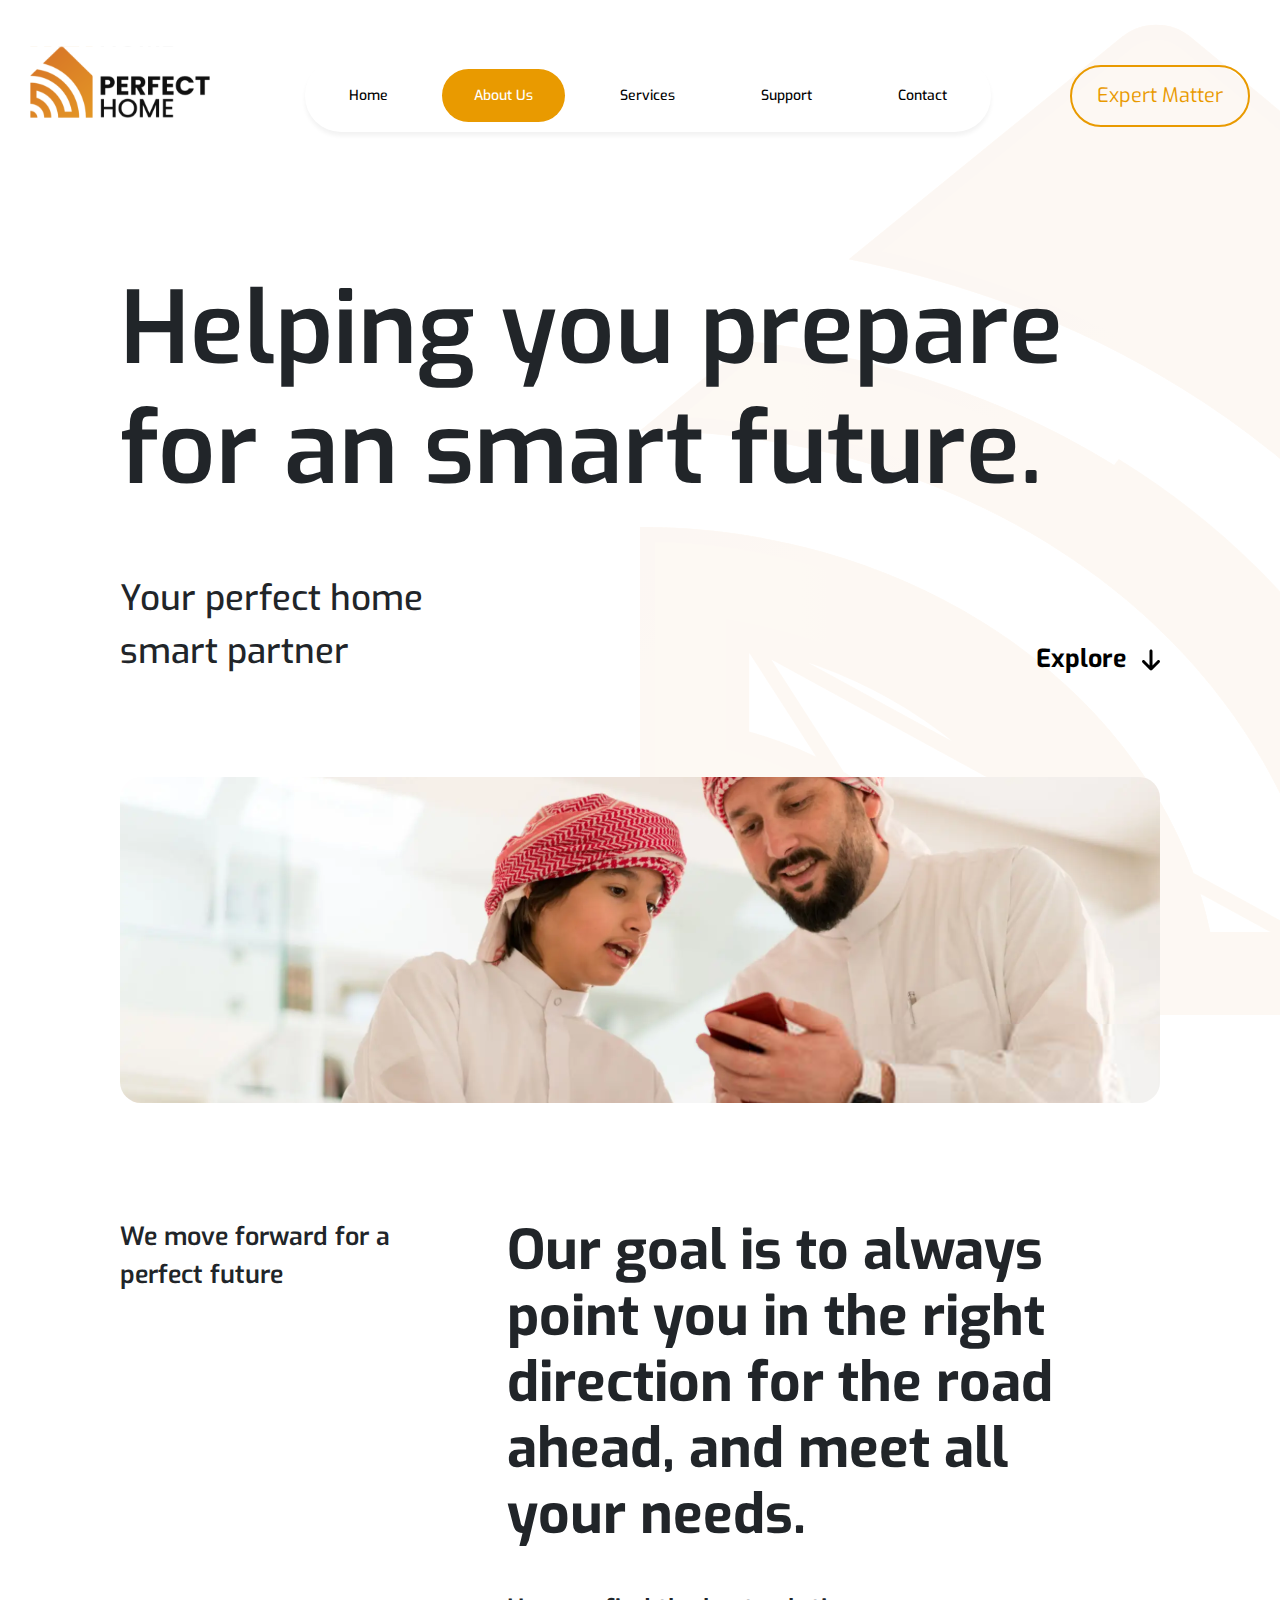
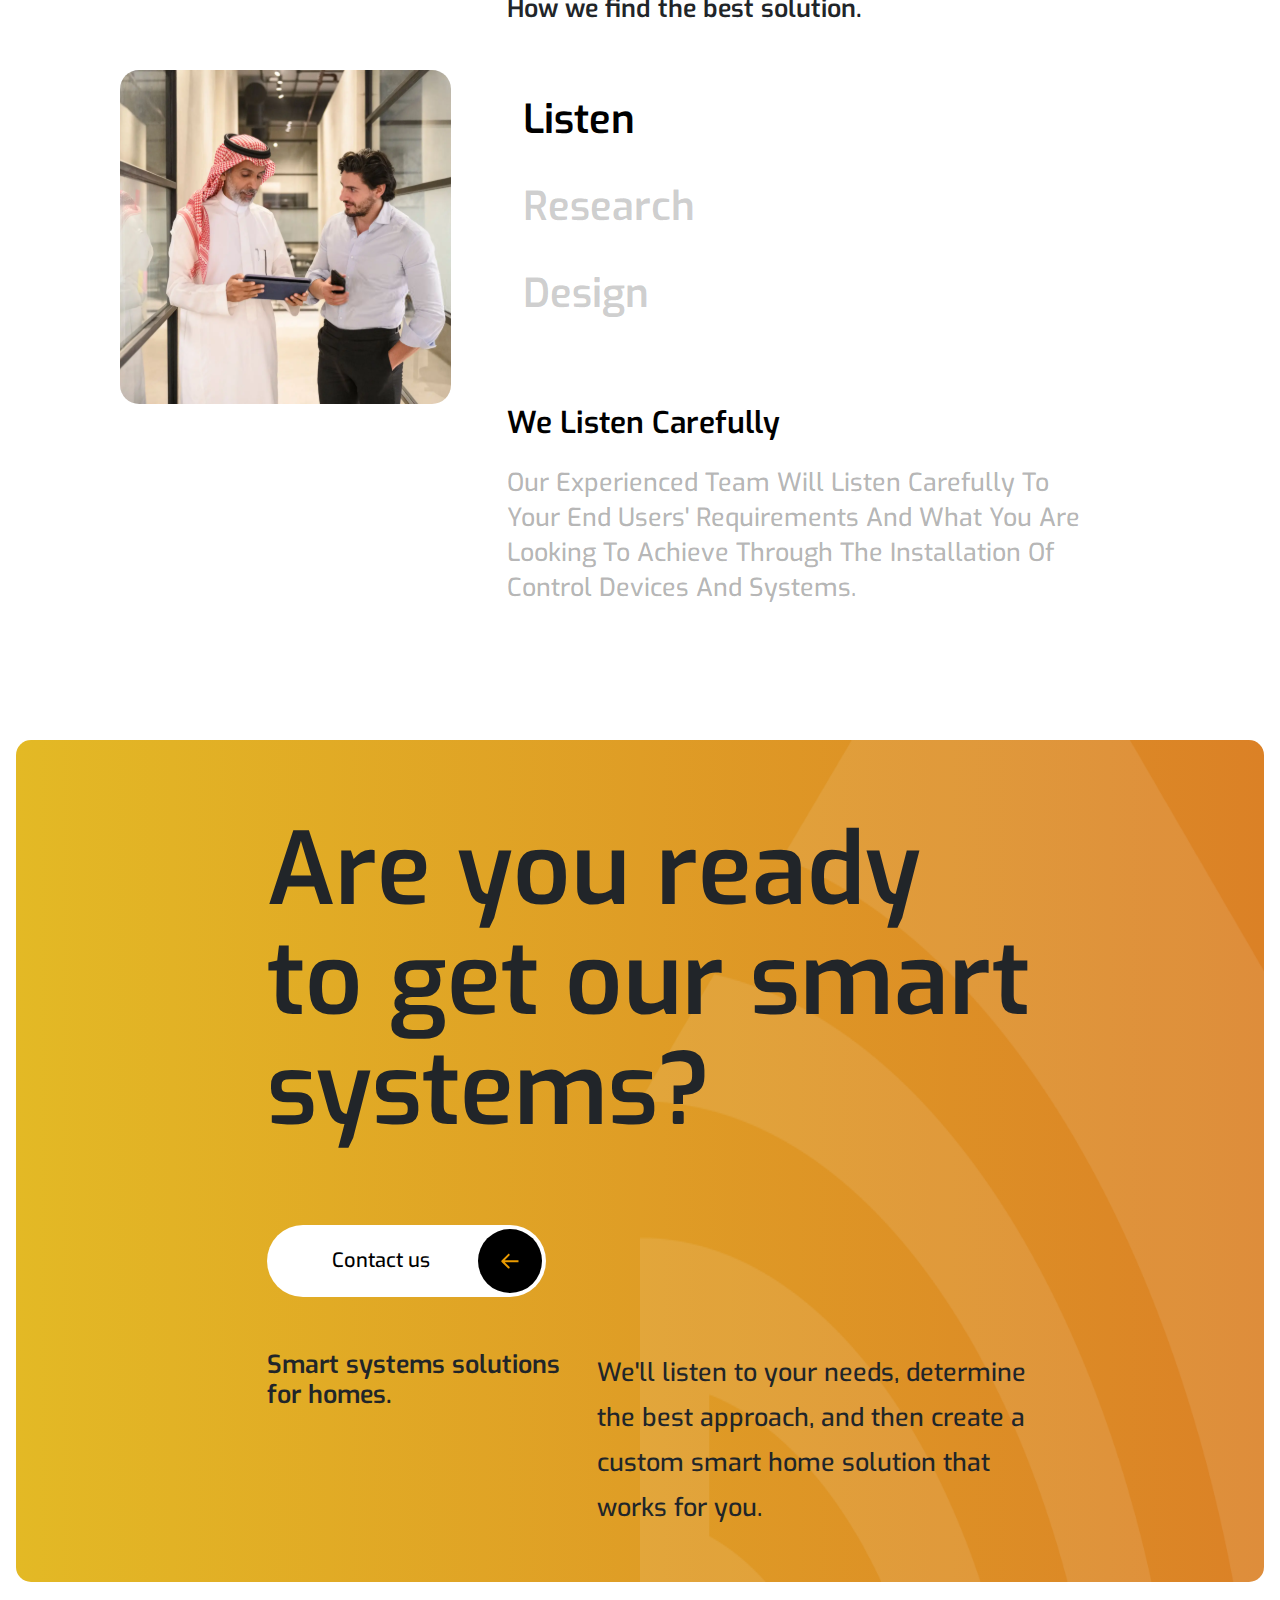
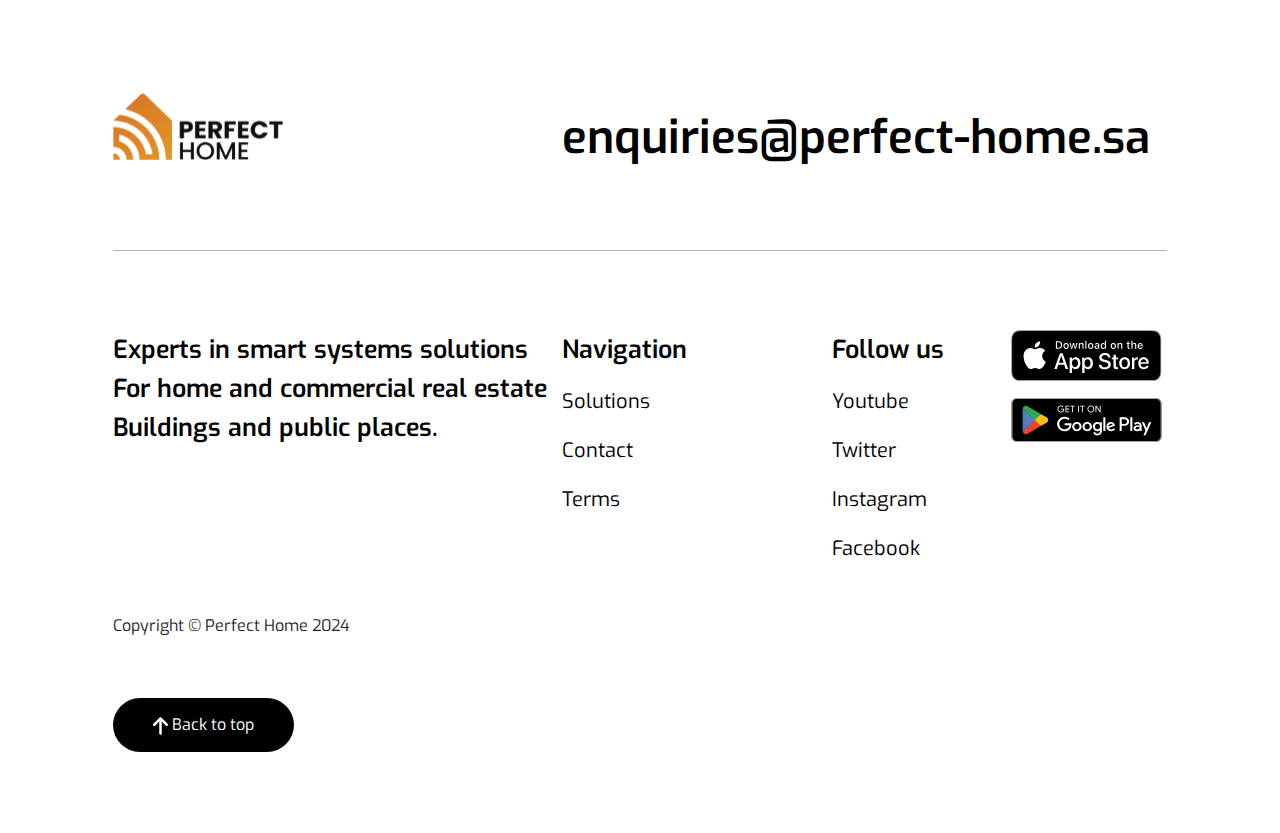
<file: about.html>
<!DOCTYPE html>
<html lang="en">

<head>
   <meta charset="UTF-8">
   <meta name="viewport" content="width=device-width, initial-scale=1.0">
   <meta name="description" content="">
   <meta name="keywords" content="">
   <link rel="shortcut icon" href="assets/img/favico.png" type="image/x-icon">
   <title>About - Perfect Home</title>
   <link rel="stylesheet" href="assets/scss/main.css">
</head>

<body >
   <!-- header -->
   <header class="header" id="header">
      <nav class="navbar navbar-expand-lg py-0">
         <div class="container-fluid align-items-end">
            <a class="navbar-brand" href="index.html">
               <img src="assets/img/logo.svg" alt="logo">
            </a>
            <button class="navbar-toggler" type="button" data-bs-toggle="collapse"
               data-bs-target="#navbarSupportedContent" aria-controls="navbarSupportedContent" aria-expanded="false"
               aria-label="Toggle navigation">
               <span class="navbar-toggler-icon"></span>
            </button>
            <div class="collapse navbar-collapse" id="navbarSupportedContent">
               <ul class="navbar-nav m-auto mb-2 mb-lg-0">
                  <li class="nav-item">
                     <a class="nav-link " aria-current="page" href="index.html">Home</a>
                  </li>
                  <li class="nav-item">
                     <a class="nav-link active" href="about.html">About us</a>
                  </li>
                  <li class="nav-item">
                     <a class="nav-link" href="services.html">Services</a>
                  </li>
                  <li class="nav-item">
                     <a class="nav-link" href="support.html">Support</a>
                  </li>
                  <li class="nav-item">
                     <a class="nav-link" href="contact.html">contact</a>
                  </li>
               </ul>
               <div class=" ">
                  <button class="btn btn-outline-expert">
                     Expert Matter
                  </button>
               </div>
            </div>
         </div>
      </nav>
   </header>
   <!-- hero about -->
   <section class="about-hero">
      <div class="container-fluid container-fluid1">
         <div class="text-about">
            <h1>
               Helping you prepare <br>
               for an smart future.
            </h1>
            <div class="d-flex ">
               <p>
                  Your perfect home <br />
                  smart partner
               </p>
               <a href="#" class="explore">
                  Explore
                  <span>
                     <svg width="18" hight="18" xmlns="http://www.w3.org/2000/svg"
                        viewBox="0 0 384 512"><!--!Font Awesome Free 6.5.2 by @fontawesome - https://fontawesome.com License - https://fontawesome.com/license/free Copyright 2024 Fonticons, Inc.-->
                        <path
                           d="M169.4 470.6c12.5 12.5 32.8 12.5 45.3 0l160-160c12.5-12.5 12.5-32.8 0-45.3s-32.8-12.5-45.3 0L224 370.8 224 64c0-17.7-14.3-32-32-32s-32 14.3-32 32l0 306.7L54.6 265.4c-12.5-12.5-32.8-12.5-45.3 0s-12.5 32.8 0 45.3l160 160z" />
                     </svg>
                  </span>
               </a>
            </div>
         </div>
      </div>
      <div class="container-fluid">
         <div class="about-hero-img">
            <img src="assets/img/aboutImg.svg" alt="about img">
         </div>
      </div>
   </section>
   <!-- ourGoal -->
   <section class="ourGoal">
      <div class="container-fluid container-fluid1">
         <div class="row gap">
            <div class="col-lg-4  ">
               <div class="ourGoal-title">
                  <p>We move forward for a perfect future</p>
               </div>
            </div>
            <div class="col-lg-7 ">
               <div class="ourGoal-text">
                  <h2>
                     Our goal is to always point you in the right direction for the road ahead, and meet all your needs.
                  </h2>
                  <p>
                     How we find the best solution.
                  </p>
               </div>
            </div>
         </div>
         <!-- tabs -->
         <div class="tab-about">
            <div class="row gap">
               <div class="col-lg-4 col-md-12">
                  <div class="image-container ">
                     <img src="assets/img/listen.svg" alt="Image 1" id="tabImage">
                  </div>
               </div>
               <div class="col-lg-7  col-md-12">
                  <ul class="nav nav-tabs border-0 flex-column" id="myTabs" role="tablist">
                     <li class="nav-item" role="presentation">
                        <button class="nav-link active" id="tab1-tab" data-bs-toggle="tab" data-bs-target="#tab1"
                           type="button" role="tab" aria-controls="tab1" aria-selected="true"
                           onclick="changeTabContent('We listen carefully', `Our experienced team will listen carefully to your end users' requirements and what you are
                           looking to achieve through the installation of control devices and systems.` , 'assets/img/listen.svg')">
                           Listen
                        </button>
                     </li>
                     <li class="nav-item" role="presentation">
                        <button class="nav-link" id="tab2-tab" data-bs-toggle="tab" data-bs-target="#tab2" type="button"
                           role="tab" aria-controls="tab2" aria-selected="false"
                           onclick="changeTabContent('Tab 2 Content', 'This is the content for Tab 2.', 'assets/img/aboutResearch.svg')">
                           Research</button>
                     </li>
                     <li class="nav-item" role="presentation">
                        <button class="nav-link" id="tab3-tab" data-bs-toggle="tab" data-bs-target="#tab3" type="button"
                           role="tab" aria-controls="tab3" aria-selected="false"
                           onclick="changeTabContent('Tab 3 Content', 'This is the content for Tab 3.', 'assets/img/aboutDesign.svg')">
                           Design</button>
                     </li>
                  </ul>
                  <div class="tab-content" id="myTabsContent">
                     <div class="tab-pane fade show active" id="tab1" role="tabpanel" aria-labelledby="tab1-tab">
                        <h3 class="tab-pane-title">We listen carefully</h3>
                        <p class="tab-pane-desc">Our experienced team will listen carefully to your end users'
                           requirements and what you are
                           looking to achieve through the installation of control devices and systems.</p>
                     </div>
                     <div class="tab-pane fade" id="tab2" role="tabpanel" aria-labelledby="tab2-tab">
                        <h3 class="tab-pane-title">We do our research</h3>
                        <p class="tab-pane-desc">Our team will conduct a full site visit and complete an electricity
                           supply review to calculate capacity and available rooms.</p>
                     </div>
                     <div class="tab-pane fade" id="tab3" role="tabpanel" aria-labelledby="tab3-tab">
                        <h3 class="tab-pane-title">We create a scheme specifically for each client</h3>
                        <p class="tab-pane-desc">Based on our conversations and site visits, we will create a layout
                           design that meets the needs of your site and end users and work to improve your experience.
                        </p>
                     </div>
                  </div>
               </div>

            </div>
         </div>
      </div>
   </section>
   <!-- ready  -->
   <section class="ready-get-system">
      <div class="container-fluid">
         <div class="textReady">
            <h2>Are you ready <br>
               to get our smart systems?</h2>
            <a href="#" class="btn btn-main btn-main-black  ">
               <span class="me-5">Contact us</span>
               <span class="arow arow-black ">
                  <svg width="18" height="16" viewBox="0 0 18 16" xmlns="http://www.w3.org/2000/svg">
                     <path
                        d="M0.605661 8.91804C0.215137 8.52752 0.215137 7.89435 0.605661 7.50383L6.96962 1.13987C7.36015 0.749345 7.99331 0.749345 8.38384 1.13987C8.77436 1.53039 8.77436 2.16356 8.38384 2.55408L2.72698 8.21094L8.38384 13.8678C8.77436 14.2583 8.77436 14.8915 8.38384 15.282C7.99331 15.6725 7.36015 15.6725 6.96962 15.282L0.605661 8.91804ZM17.4922 9.21094H1.31277V7.21094H17.4922V9.21094Z"
                        fill="#E99A00" />
                  </svg></span>
            </a>
            <div class="textFooter">
               <div class="row">
                  <div class="col-lg-5 col-md-12">
                     <div class="textSmart-title">
                        <h3>Smart systems solutions for homes.</h3>
                     </div>
                  </div>
                  <div class="col-lg-7 col-md-12">
                     <div class="textSmart-desc">
                        <p>
                           We'll listen to your needs, determine the best approach, and then create a custom smart home
                           solution that works for you.
                        </p>
                     </div>
                  </div>
               </div>
            </div>
         </div>
      </div>
   </section>
   <!-- footer -->
   <footer class="footer">
      <div class="  container-fluid">
         <div class="top-footer">
            <div class="row align-items-end">
               <div class="col-lg-5 col-md-12">
                  <div class="footer-logo">
                     <img src="assets/img/logo.svg" alt="logo">
                  </div>
               </div>
               <div class="col-lg-7 col-md-12">
                  <div class="footer-title">
                     <a href="mailto:enquiries@perfect-home.sa">enquiries@perfect-home.sa</a>
                  </div>

               </div>
            </div>
         </div>
         <div class="middle-footer">
            <div class="row">
               <div class="col-lg-5 col-md-12">
                  <div class="footer-title">
                     <h2>
                        Experts in smart systems solutions
                        For home and commercial real estate
                        Buildings and public places.
                     </h2>
                  </div>
               </div>
               <div class="col-lg-3 col-md-12">
                  <div class="footer-title">
                     <h3>Navigation</h3>
                     <ul>
                        <li><a href="#">Solutions</a></li>
                        <li><a href="#">Contact</a></li>
                        <li><a href="#">Terms</a></li>
                     </ul>
                  </div>
               </div>
               <div class="col-lg-2 col-md-12">
                  <div class="footer-title">
                     <h3>Follow us</h3>
                     <ul>
                        <li><a href="#">Youtube</a></li>
                        <li><a href="#">Twitter</a></li>
                        <li><a href="#">Instagram</a></li>
                        <li><a href="#">Facebook</a></li>
                     </ul>
                  </div>
               </div>
               <div class="col-lg-2 col-md-12">
                  <div class="footer-title">
                     <div class="img-app">
                        <a href="#">
                           <img src="assets/img/appstore.svg" alt="app">
                        </a>
                     </div>
                     <div class="img-app mt-3">
                        <a href="#">
                           <img src="assets/img/googleplay.svg" alt="app">
                        </a>
                     </div>
                  </div>
               </div>
            </div>
            <div class="bottom-footer">
               <div class="copyright">
                  <p> Copyright © Perfect Home 2024 </p>
               </div>
               <div class="back-to-top">
                  <a href="#header" class="btn-to-top d-inline-block">
                     <span>
                        <svg width="15" xmlns="http://www.w3.org/2000/svg" viewBox="0 0 384 512">
                           <path
                              d="M214.6 41.4c-12.5-12.5-32.8-12.5-45.3 0l-160 160c-12.5 12.5-12.5 32.8 0 45.3s32.8 12.5 45.3 0L160 141.2V448c0 17.7 14.3 32 32 32s32-14.3 32-32V141.2L329.4 246.6c12.5 12.5 32.8 12.5 45.3 0s12.5-32.8 0-45.3l-160-160z"
                              fill="#fff" />
                        
                           </svg>
                     </span>
                     <span>Back to top</span>
                  </a>
               </div>
            </div>
         </div>
      </div>
   </footer>





   <!-- js file -->

   <script src="assets/js/bootstrap.bundle.min.js"></script>

   <script>
      function changeTabContent(heading, paragraph, imageSrc) {
         let tabContent = document.querySelector('.tab-content');
         let contentHeading = tabContent.querySelector('h3');
         let contentParagraph = tabContent.querySelector('p');
         let tabImage = document.getElementById('tabImage');

         contentHeading.textContent = heading;
         contentParagraph.textContent = paragraph;
         tabImage.src = imageSrc;
      }
   </script>
</body>

</html>
</file>
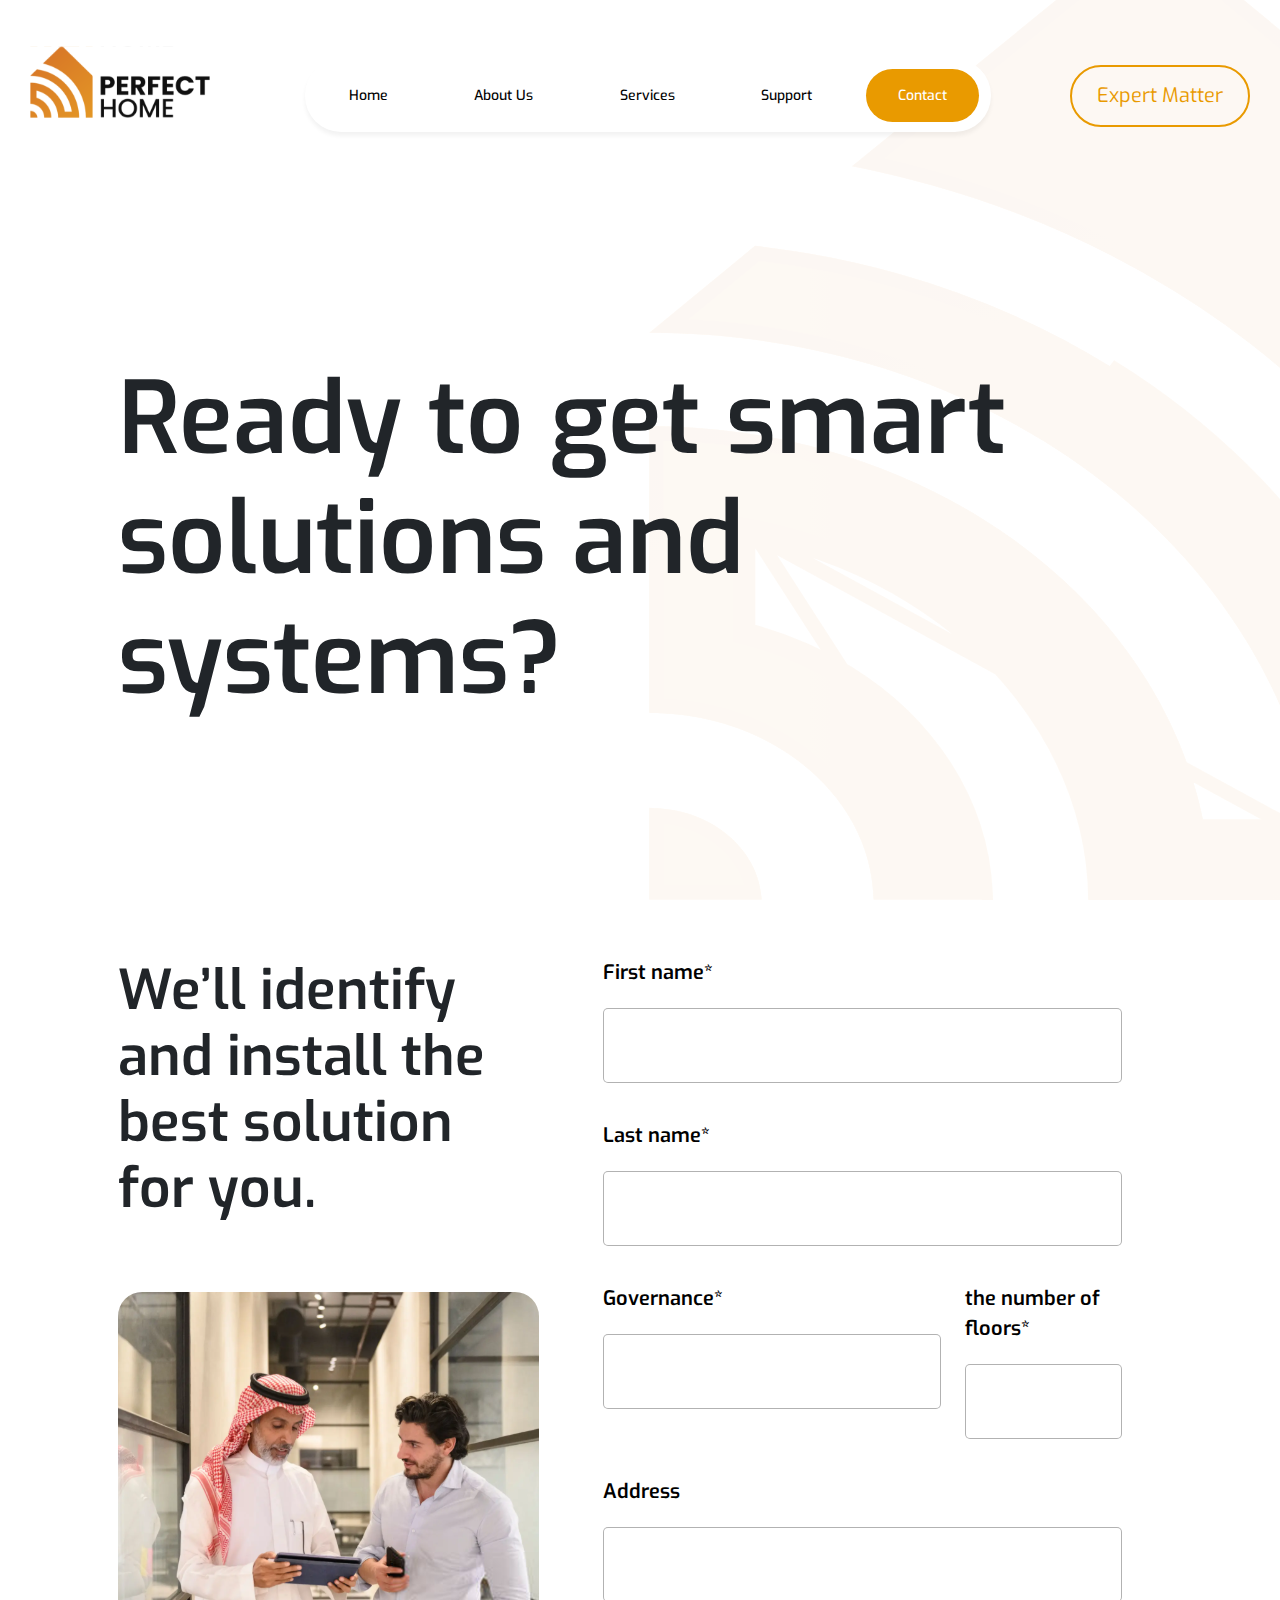
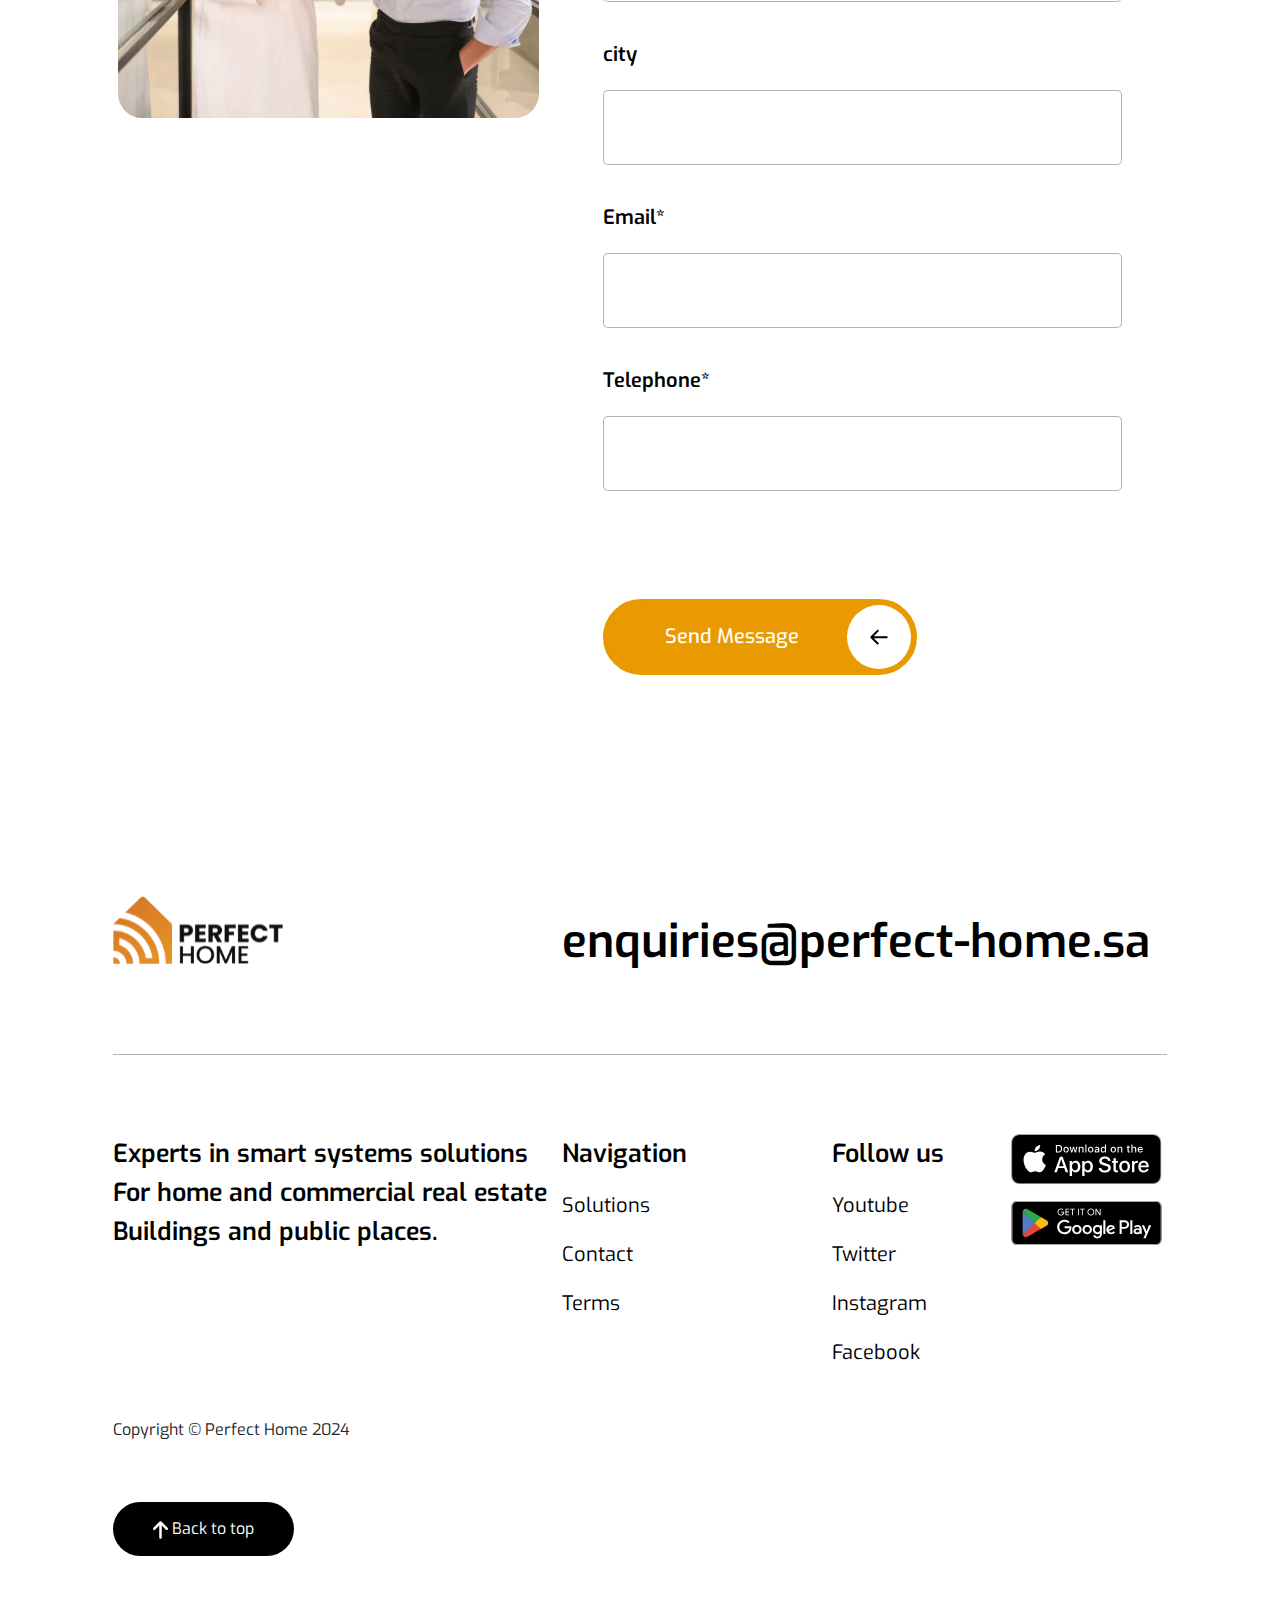
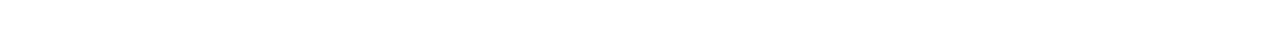
<file: contact.html>
<!DOCTYPE html>
<html lang="en">

<head>
    <meta charset="UTF-8">
    <meta name="viewport" content="width=device-width, initial-scale=1.0">
    <meta name="description" content="">
    <meta name="keywords" content="">
    <link rel="shortcut icon" href="assets/img/favico.png" type="image/x-icon">
    <title>Contact Us - Perfect Home</title>
    <link rel="stylesheet" href="assets/css/splide.min.css">
    <link rel="stylesheet" href="assets/scss/main.css">
</head>

<body>
    <!-- header -->
    <header class="header" id="header">
        <nav class="navbar navbar-expand-lg py-0">
            <div class="container-fluid align-items-end">
                <a class="navbar-brand" href="index.html">
                    <img src="assets/img/logo.svg" alt="logo">
                </a>
                <button class="navbar-toggler" type="button" data-bs-toggle="collapse"
                    data-bs-target="#navbarSupportedContent" aria-controls="navbarSupportedContent"
                    aria-expanded="false" aria-label="Toggle navigation">
                    <span class="navbar-toggler-icon"></span>
                </button>
                <div class="collapse navbar-collapse" id="navbarSupportedContent">
                    <ul class="navbar-nav m-auto mb-2 mb-lg-0">
                        <li class="nav-item">
                            <a class="nav-link " aria-current="page" href="index.html">Home</a>
                        </li>
                        <li class="nav-item">
                            <a class="nav-link " href="about.html">About us</a>
                        </li>
                        <li class="nav-item">
                            <a class="nav-link " href="services.html">Services</a>
                        </li>
                        <li class="nav-item">
                            <a class="nav-link" href="support.html">Support</a>
                        </li>
                        <li class="nav-item">
                            <a class="nav-link active" href="contact.html">contact</a>
                        </li>
                    </ul>
                    <div class=" ">
                        <button class="btn btn-outline-expert">
                            Expert Matter
                        </button>
                    </div>
                </div>
            </div>
        </nav>
    </header>
    <!-- hero about -->
    <section class="contact">
        <div class="container-fluid ">
            <div class="text-about text-contact">
                <h1>
                    Ready to get smart<br>
                    solutions and systems?
                </h1>
            </div>
            <div class="row ">
                <div class="col-lg-5 ">
                    <div class="contact-desc">
                        <h2>
                            We’ll identify and install
                            the best solution for you.
                        </h2>
                    </div>
                    <div class="contact-img">
                        <img src="assets/img/listen.svg" alt="contact">
                    </div>
                </div>
                <div class="col-lg-7">
                    <div class="contact-form">
                        <form action="#" id="myForm">
                            <div class="row">
                                <div class="col-12 mb-3">
                                    <label for="first_name">First name*</label>
                                    <input type="text" class="form-control" name="first_name" id="first_name"  >
                                    <div class="error-message" id="first_name-error">Please enter a valid first name (at
                                        least 2 characters).</div>
                                </div>
                                <div class="col-12 mb-3">
                                    <label for="last_name">Last name*</label>
                                    <input type="text" class="form-control" name="last_name" id="last_name"  >
                                    <div class="error-message" id="last_name-error">Please enter a valid last name (at
                                        least 2 characters).</div>
                                </div>
                                <div class="col-lg-8 mb-3">
                                    <label for="governance">Governance*</label>
                                    <input type="text" class="form-control" name="governance" id="governance"  >
                                </div>

                                <div class="col-lg-4 mb-3">
                                    <label for="floors">the number of floors*</label>
                                    <input type="text" class="form-control" name="floors" id="floors"  >
                                </div>
                                <div class="col-12 mb-3">
                                    <label for="address">Address</label>
                                    <input type="text" class="form-control" name="address" id="address"  >
                                </div>
                                <div class="col-12 mb-3">
                                    <label for="city">city</label>
                                    <input type="text" class="form-control" name="city" id="city"  >
                                </div>
                                <div class="col-12 mb-3">
                                    <label for="email">Email*</label>
                                    <input type="email" class="form-control" name="email" id="email"  >
                                    <div class="error-message" id="email-error">Please enter a valid email address.
                                    </div>
                                </div>
                                <div class="col-12 mb-3">
                                    <label for="telephone">Telephone*</label>
                                    <input type="tel" class="form-control" name="telephone" id="telephone"  >
                                    <div class="error-message" id="telephone-error">Please enter a valid Saudi phone
                                        number (e.g., +966xxxxxxxxx).</div>
                                </div>
                            </div>
                            <button class="btn btn-main" type="submit">
                                <span class="me-5">Send Message</span>
                                <span class="arow">
                                    <svg width="18" height="16" viewBox="0 0 18 16" fill="none"
                                        xmlns="http://www.w3.org/2000/svg">
                                        <path
                                            d="M0.605661 8.91804C0.215137 8.52752 0.215137 7.89435 0.605661 7.50383L6.96962 1.13987C7.36015 0.749345 7.99331 0.749345 8.38384 1.13987C8.77436 1.53039 8.77436 2.16356 8.38384 2.55408L2.72698 8.21094L8.38384 13.8678C8.77436 14.2583 8.77436 14.8915 8.38384 15.282C7.99331 15.6725 7.36015 15.6725 6.96962 15.282L0.605661 8.91804ZM17.4922 9.21094H1.31277V7.21094H17.4922V9.21094Z"
                                            fill="black" />
                                    </svg></span>
                            </button>
                        </form>
                    </div>
                </div>
            </div>
        </div>

    </section>



    <!-- footer -->
    <footer class="footer">
        <div class="  container-fluid">
            <div class="top-footer">
                <div class="row align-items-end">
                    <div class="col-lg-5 col-md-12">
                        <div class="footer-logo">
                            <img src="assets/img/logo.svg" alt="logo">
                        </div>
                    </div>
                    <div class="col-lg-7 col-md-12">
                        <div class="footer-title">
                            <a href="mailto:enquiries@perfect-home.sa">enquiries@perfect-home.sa</a>
                        </div>

                    </div>
                </div>
            </div>
            <div class="middle-footer">
                <div class="row">
                    <div class="col-lg-5 col-md-12">
                        <div class="footer-title">
                            <h2>
                                Experts in smart systems solutions
                                For home and commercial real estate
                                Buildings and public places.
                            </h2>
                        </div>
                    </div>
                    <div class="col-lg-3 col-md-12">
                        <div class="footer-title">
                            <h3>Navigation</h3>
                            <ul>
                                <li><a href="#">Solutions</a></li>
                                <li><a href="#">Contact</a></li>
                                <li><a href="#">Terms</a></li>
                            </ul>
                        </div>
                    </div>
                    <div class="col-lg-2 col-md-12">
                        <div class="footer-title">
                            <h3>Follow us</h3>
                            <ul>
                                <li><a href="#">Youtube</a></li>
                                <li><a href="#">Twitter</a></li>
                                <li><a href="#">Instagram</a></li>
                                <li><a href="#">Facebook</a></li>
                            </ul>
                        </div>
                    </div>
                    <div class="col-lg-2 col-md-12">
                        <div class="footer-title">
                            <div class="img-app">
                                <a href="#">
                                    <img src="assets/img/appstore.svg" alt="app">
                                </a>
                            </div>
                            <div class="img-app mt-3">
                                <a href="#">
                                    <img src="assets/img/googleplay.svg" alt="app">
                                </a>
                            </div>
                        </div>
                    </div>
                </div>
                <div class="bottom-footer">
                    <div class="copyright">
                        <p> Copyright © Perfect Home 2024 </p>
                    </div>
                    <div class="back-to-top">
                        <a href="#header" class="btn-to-top d-inline-block">
                            <span>
                                <svg width="15" xmlns="http://www.w3.org/2000/svg" viewBox="0 0 384 512">
                                    <path
                                        d="M214.6 41.4c-12.5-12.5-32.8-12.5-45.3 0l-160 160c-12.5 12.5-12.5 32.8 0 45.3s32.8 12.5 45.3 0L160 141.2V448c0 17.7 14.3 32 32 32s32-14.3 32-32V141.2L329.4 246.6c12.5 12.5 32.8 12.5 45.3 0s12.5-32.8 0-45.3l-160-160z"
                                        fill="#fff" />

                                </svg>
                            </span>
                            <span>Back to top</span>
                        </a>
                    </div>
                </div>
            </div>
        </div>
    </footer>





    <!-- js file -->
    <script src="assets/js/bootstrap.bundle.min.js"></script>
    <script>
        document.addEventListener('DOMContentLoaded', function () {
            const form = document.getElementById('myForm');

            const firstNameInput = document.getElementById('first_name');
            const lastNameInput = document.getElementById('last_name');
            const emailInput = document.getElementById('email');
            const telephoneInput = document.getElementById('telephone');


            const nameRegex = /^[a-zA-Z]{2,}$/;
            const emailRegex = /^[^\s@]+@[^\s@]+\.[^\s@]+$/;
            const telephoneRegex = /^\+966\d{9}$/;

            function validateForm() {
                let isValid = true;

                if (!nameRegex.test(firstNameInput.value)) {
                    document.getElementById('first_name-error').style.display = 'block';
                    isValid = false;
                } else {
                    document.getElementById('first_name-error').style.display = 'none';
                }

                if (!nameRegex.test(lastNameInput.value)) {
                    document.getElementById('last_name-error').style.display = 'block';
                    isValid = false;
                } else {
                    document.getElementById('last_name-error').style.display = 'none';
                }

                if (!emailRegex.test(emailInput.value)) {
                    document.getElementById('email-error').style.display = 'block';
                    isValid = false;
                } else {
                    document.getElementById('email-error').style.display = 'none';
                }

                if (!telephoneRegex.test(telephoneInput.value)) {
                    document.getElementById('telephone-error').style.display = 'block';
                    isValid = false;
                } else {
                    document.getElementById('telephone-error').style.display = 'none';
                }

                return isValid;
            }

            form.addEventListener('submit', function (event) {
                if (!validateForm()) {
                    event.preventDefault();
                }
            });
        });

    </script>

</body>

</html>
</file>
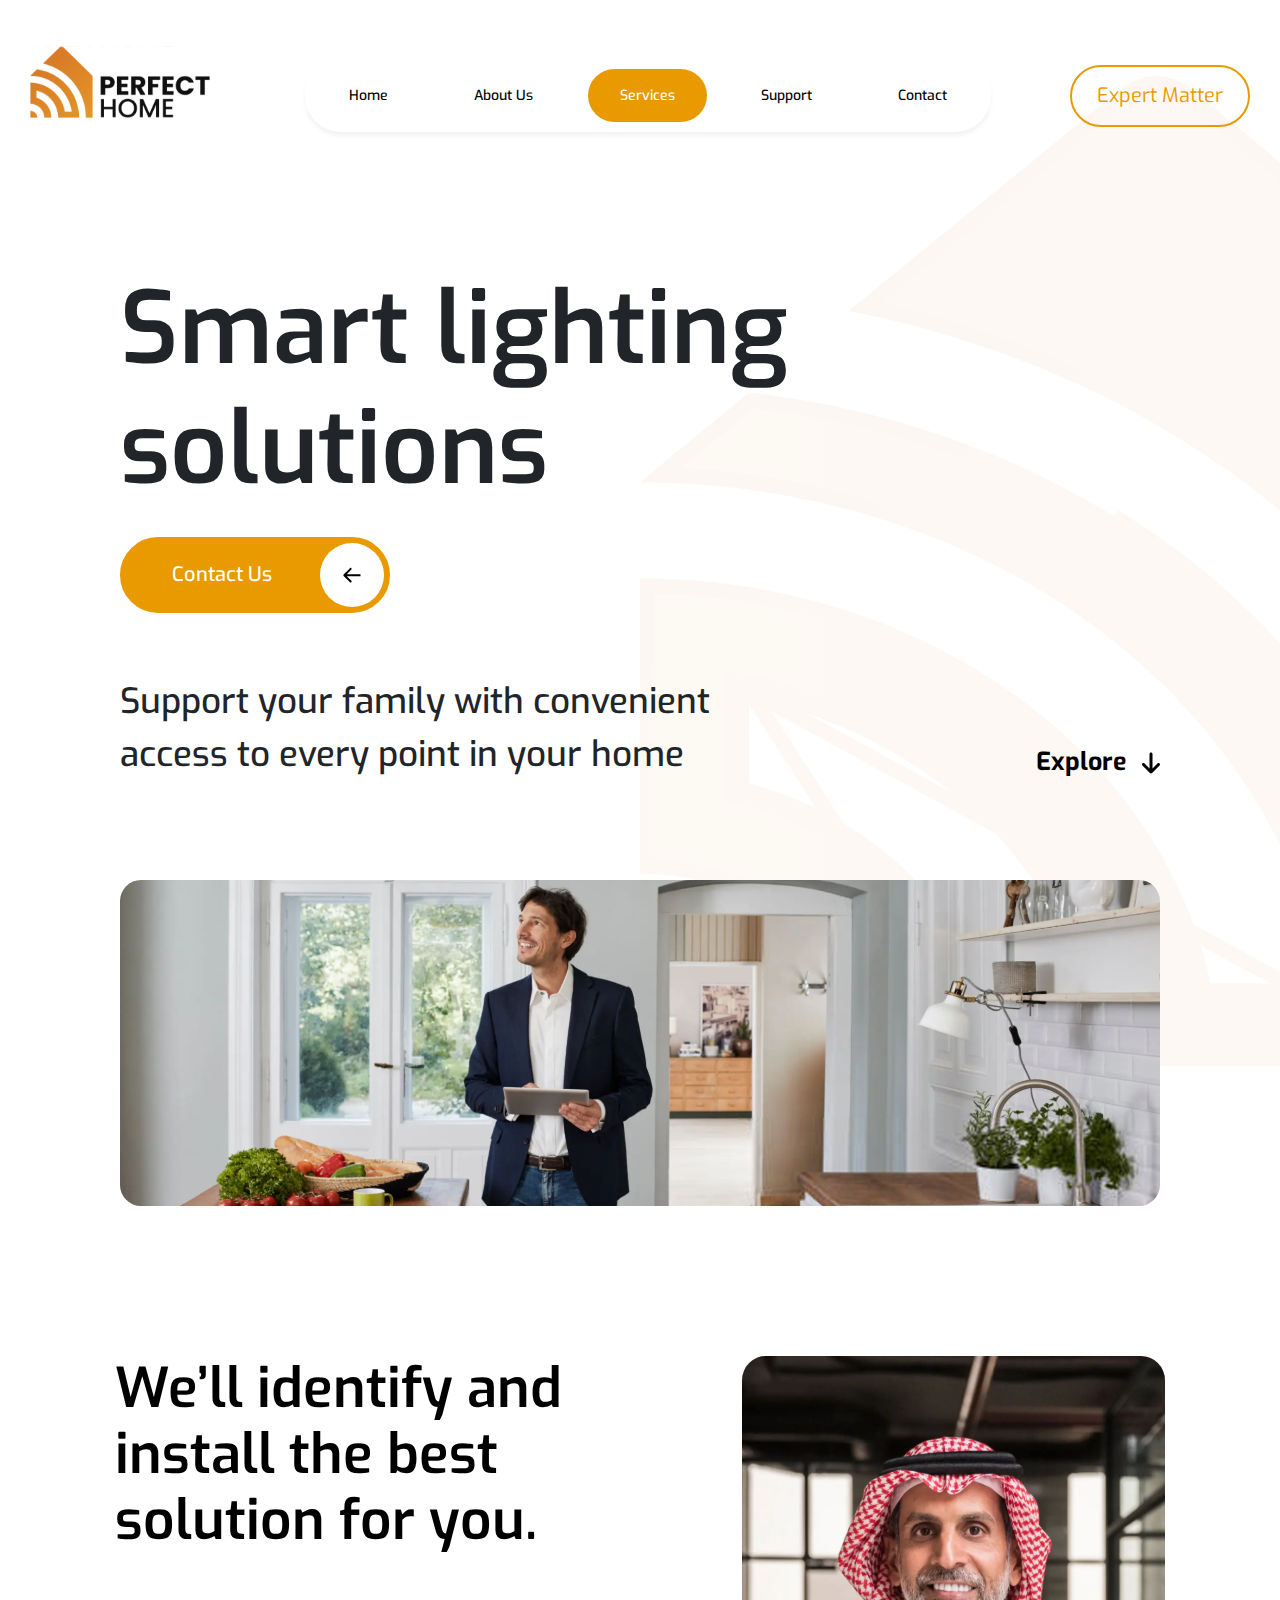
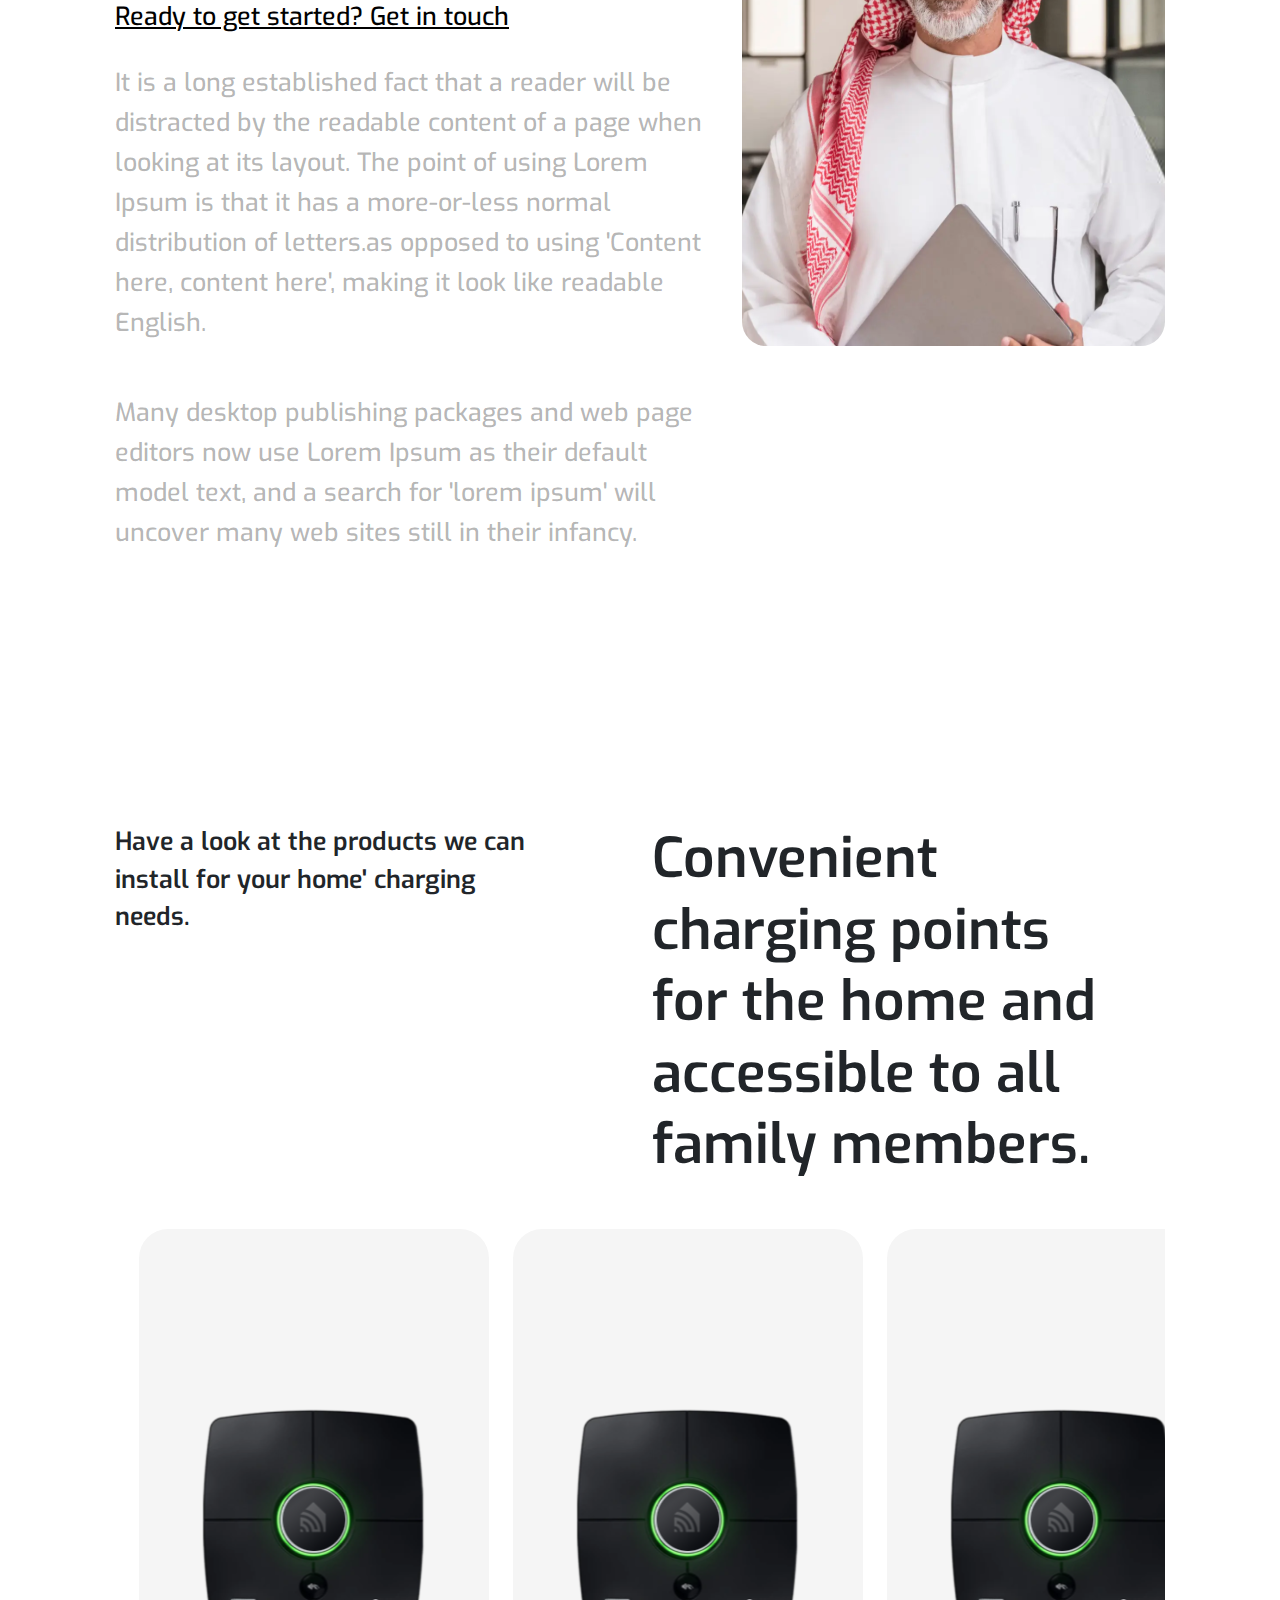
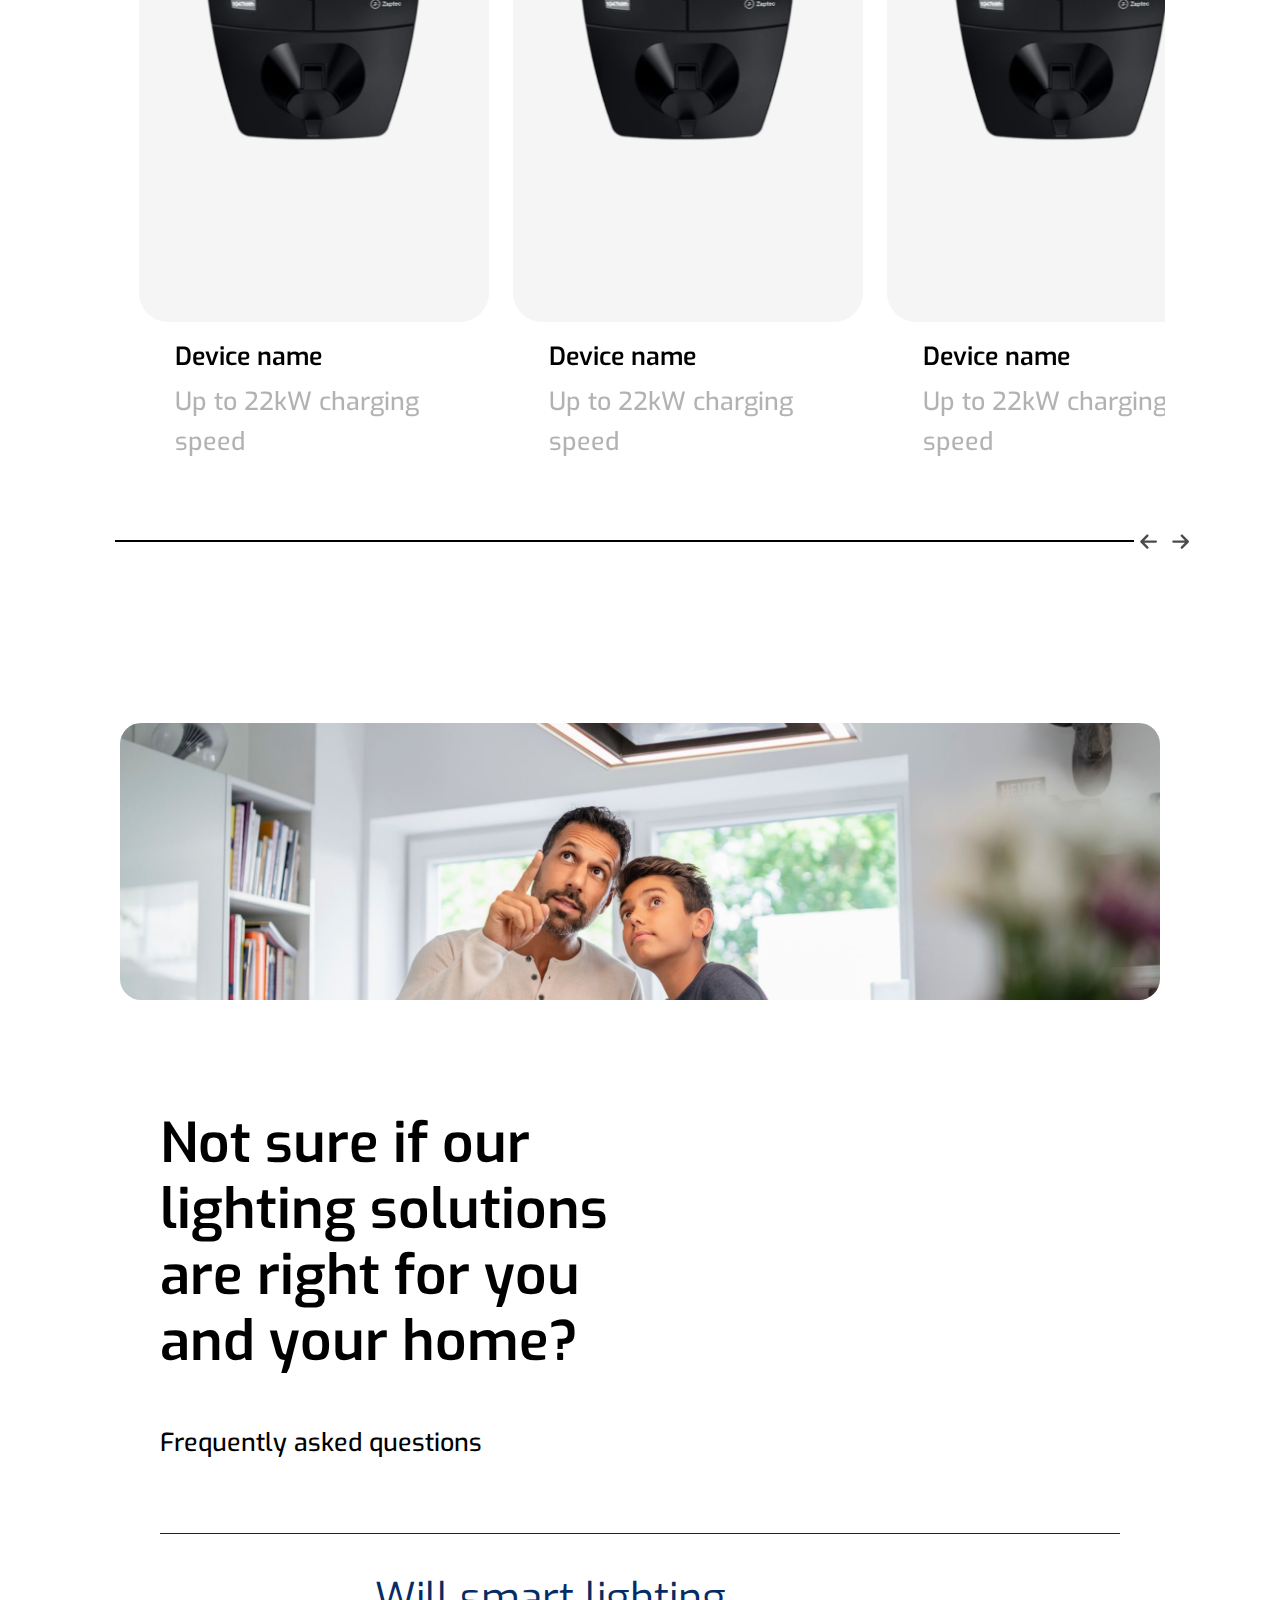
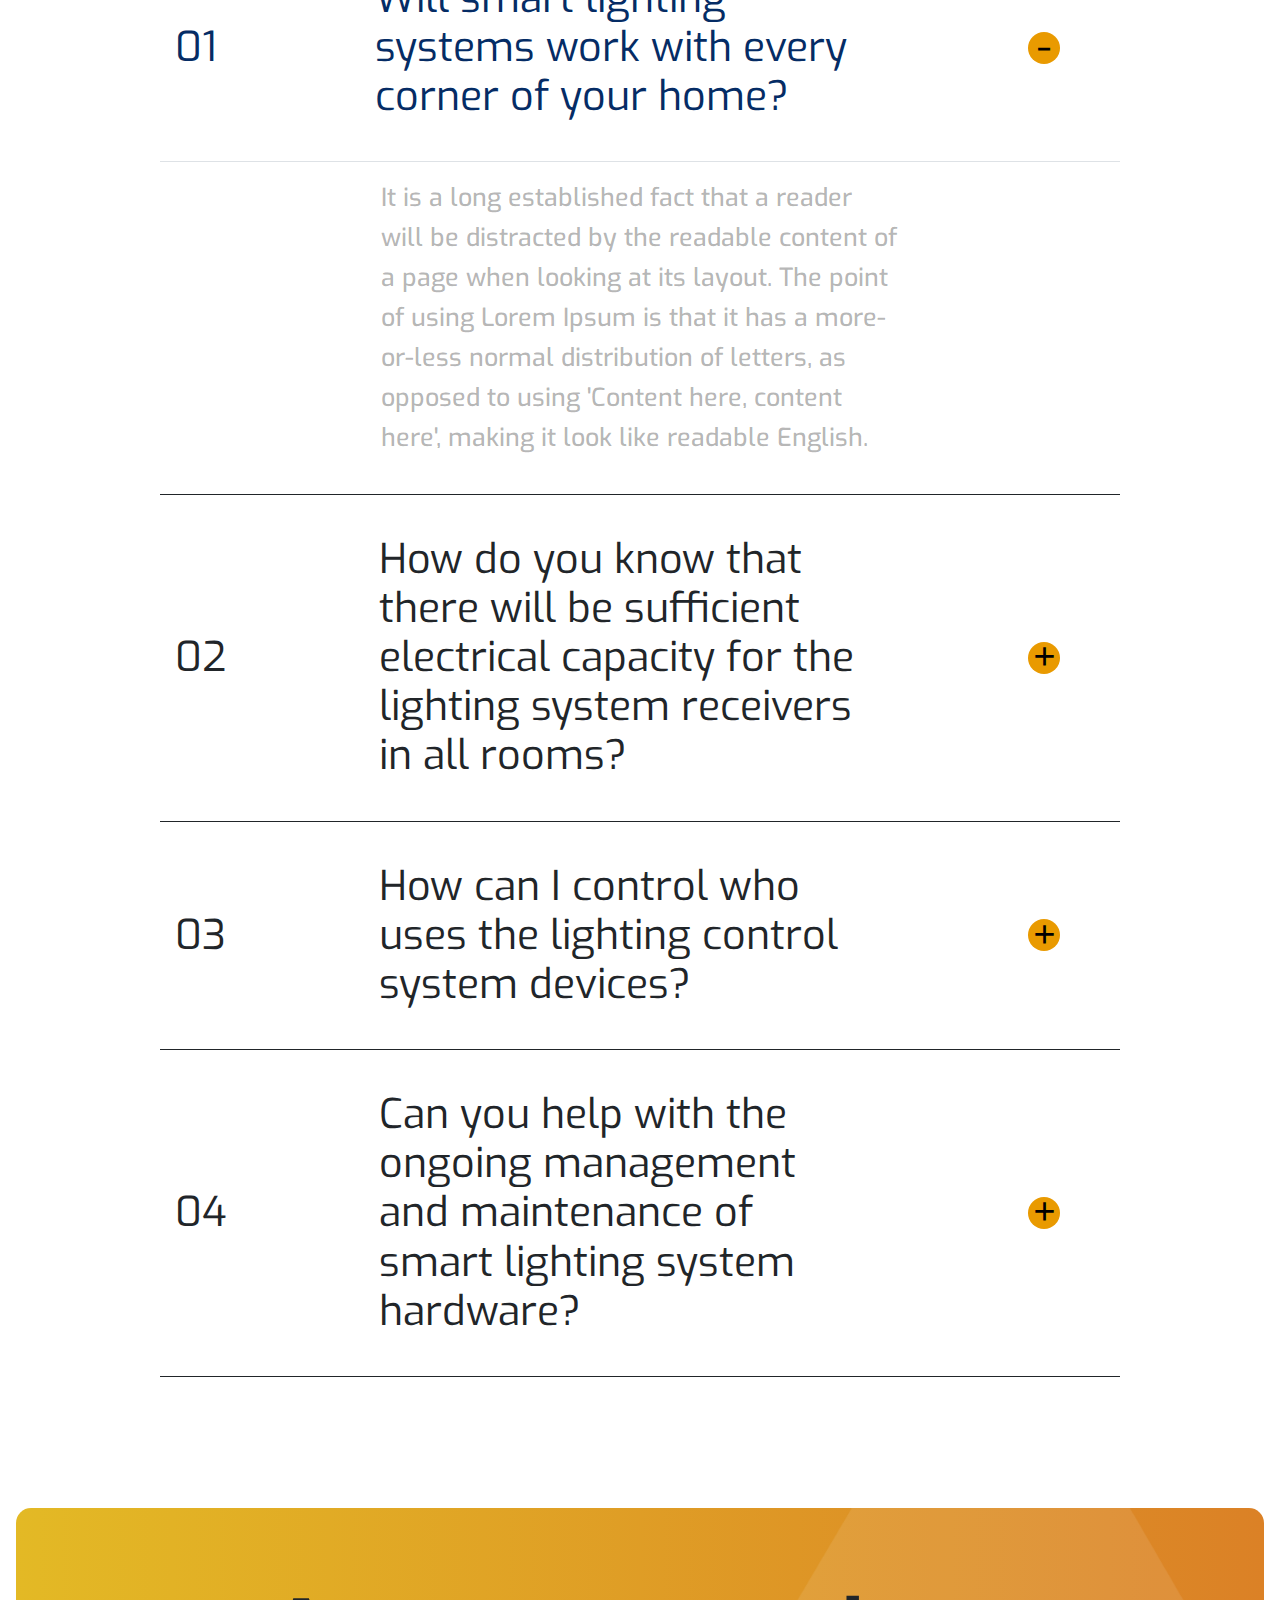
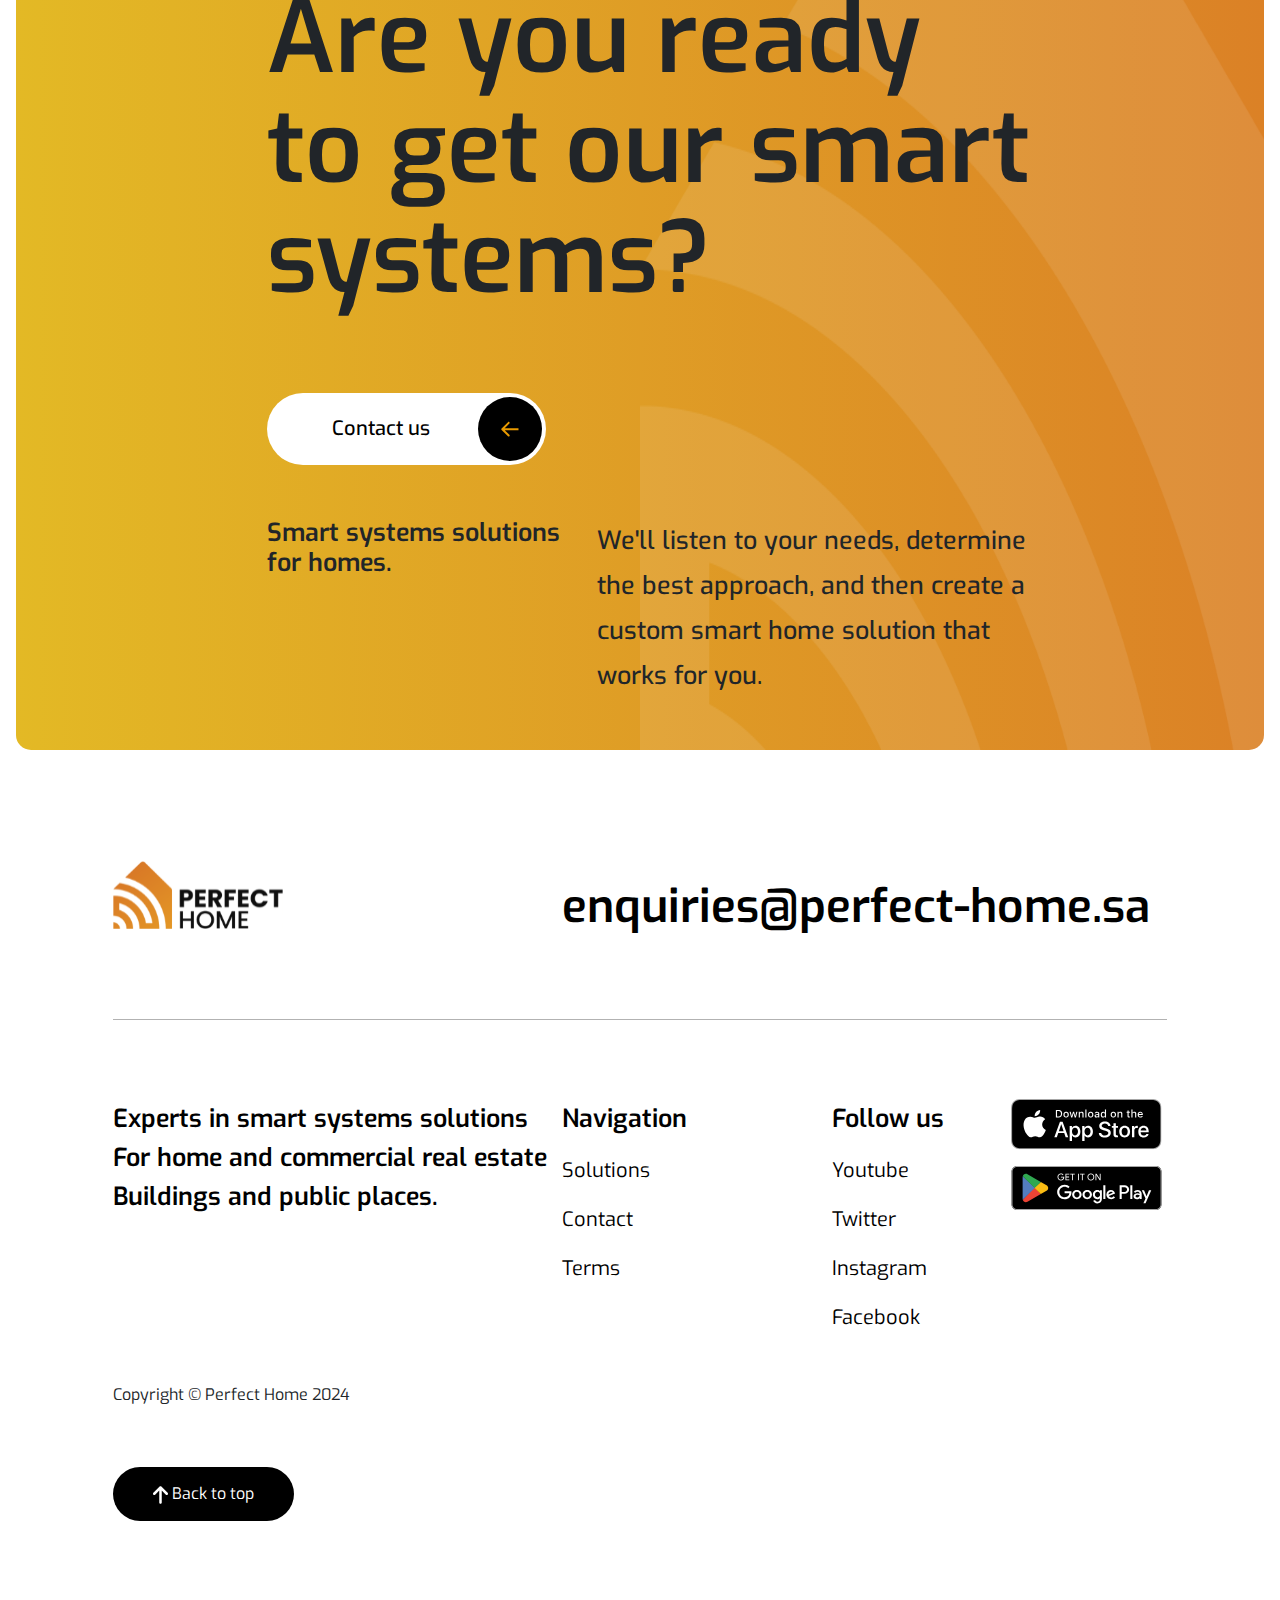
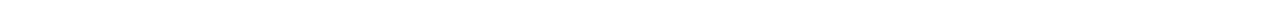
<file: services.html>
<!DOCTYPE html>
<html lang="en">

<head>
    <meta charset="UTF-8">
    <meta name="viewport" content="width=device-width, initial-scale=1.0">
    <meta name="description" content="">
    <meta name="keywords" content="">
    <link rel="shortcut icon" href="assets/img/favico.png" type="image/x-icon">
    <title>Services - Perfect Home</title>
    <link rel="stylesheet" href="assets/css/splide.min.css">
    <link rel="stylesheet" href="assets/scss/main.css">
</head>

<body>
    <!-- header -->
    <header class="header" id="header">
        <nav class="navbar navbar-expand-lg py-0">
            <div class="container-fluid align-items-end">
                <a class="navbar-brand" href="index.html">
                    <img src="assets/img/logo.svg" alt="logo">
                </a>
                <button class="navbar-toggler" type="button" data-bs-toggle="collapse"
                    data-bs-target="#navbarSupportedContent" aria-controls="navbarSupportedContent"
                    aria-expanded="false" aria-label="Toggle navigation">
                    <span class="navbar-toggler-icon"></span>
                </button>
                <div class="collapse navbar-collapse" id="navbarSupportedContent">
                    <ul class="navbar-nav m-auto mb-2 mb-lg-0">
                        <li class="nav-item">
                            <a class="nav-link " aria-current="page" href="index.html">Home</a>
                        </li>
                        <li class="nav-item">
                            <a class="nav-link " href="about.html">About us</a>
                        </li>
                        <li class="nav-item">
                            <a class="nav-link active" href="services.html">Services</a>
                        </li>
                        <li class="nav-item">
                            <a class="nav-link" href="support.html">Support</a>
                        </li>
                        <li class="nav-item">
                            <a class="nav-link" href="contact.html">contact</a>
                        </li>
                    </ul>
                    <div class=" ">
                        <button class="btn btn-outline-expert">
                            Expert Matter
                        </button>
                    </div>
                </div>
            </div>
        </nav>
    </header>
    <!-- hero about -->
    <section class="about-hero services-hero">
        <div class="container-fluid container-fluid1">
            <div class="text-about">
                <h1>
                    Smart lighting <br>
                    solutions
                </h1>
                <a href="contact.html" class="btn btn-main">
                    <span class="me-5">Contact Us</span>
                    <span class="arow">
                        <svg width="18" height="16" viewBox="0 0 18 16" fill="none" xmlns="http://www.w3.org/2000/svg">
                            <path
                                d="M0.605661 8.91804C0.215137 8.52752 0.215137 7.89435 0.605661 7.50383L6.96962 1.13987C7.36015 0.749345 7.99331 0.749345 8.38384 1.13987C8.77436 1.53039 8.77436 2.16356 8.38384 2.55408L2.72698 8.21094L8.38384 13.8678C8.77436 14.2583 8.77436 14.8915 8.38384 15.282C7.99331 15.6725 7.36015 15.6725 6.96962 15.282L0.605661 8.91804ZM17.4922 9.21094H1.31277V7.21094H17.4922V9.21094Z"
                                fill="black" />
                        </svg></span>
                </a>

                <div class="d-flex text-explor">
                    <p>
                        Support your family with convenient <br />
                        access to every point in your home
                    </p>
                    <a href="#" class="explore">
                        Explore
                        <span>
                            <svg width="18" hight="18" xmlns="http://www.w3.org/2000/svg" viewBox="0 0 384 512">
                                <path
                                    d="M169.4 470.6c12.5 12.5 32.8 12.5 45.3 0l160-160c12.5-12.5 12.5-32.8 0-45.3s-32.8-12.5-45.3 0L224 370.8 224 64c0-17.7-14.3-32-32-32s-32 14.3-32 32l0 306.7L54.6 265.4c-12.5-12.5-32.8-12.5-45.3 0s-12.5 32.8 0 45.3l160 160z" />
                            </svg>
                        </span>
                    </a>
                </div>
            </div>
        </div>
        <div class="container-fluid">
            <div class="about-hero-img">
                <img src="assets/img/servicesImg.svg" alt="services img">
            </div>
        </div>
    </section>
    <!-- identify -->
    <section class="identify">
        <div class="container-fluid">
            <div class="row gap">
                <div class="col-lg-7 col-md-12">
                    <div class="identify-title">
                        <h2>
                            We’ll identify and <br>
                            install the best solution for you.
                        </h2>
                        <a href="#">
                            Ready to get started? Get in touch
                        </a>
                        <p>
                            It is a long established fact that a reader will be distracted by the readable content of a
                            page when looking at its layout. The point of using Lorem Ipsum is that it has a
                            more-or-less normal distribution of letters.as opposed to using 'Content here, content
                            here', making it look like readable English.
                        </p>
                        <p>
                            Many desktop publishing packages and web page editors now use Lorem Ipsum as their default
                            model text, and a search for 'lorem ipsum' will uncover many web sites still in their
                            infancy.
                        </p>
                    </div>
                </div>
                <div class="col-lg-5 col-md-12">
                    <div class="identify-img">
                        <img src="assets/img/identify.svg" alt="identify">
                    </div>
                </div>
            </div>

        </div>
    </section>
    <!--products  -->
    <section class="products">
        <div class="container-fluid">
            <div class="row gap">
                <div class="col-lg-6 col-md-12">
                    <div class="products-title">
                        <p>Have a look at the products we can
                            install for your home' charging needs.</p>
                    </div>
                </div>
                <div class="col-lg-6 col-md-12">
                    <div class="products-desc">
                        <p>
                            Convenient charging points
                            for the home and accessible to
                            all family members.
                        </p>
                    </div>
                </div>
            </div>
            <div class="slider mt-5">
                <div class="splide" aria-label="Splide Basic HTML Example">
                    <div class="splide__track">
                        <ul class="splide__list gap-4">
                            <li class="splide__slide">
                                <div class="card">
                                    <div class="imgCard">
                                        <img src="assets/img/product.svg" alt="product">
                                    </div>
                                    <div class="card-body">
                                        <h5 class="card-title">Device name</h5>
                                        <p class="card-text">
                                            Up to 22kW charging speed
                                        </p>

                                    </div>
                                </div>
                            </li>
                            <li class="splide__slide">
                                <div class="card">
                                    <div class="imgCard">
                                        <img src="assets/img/product.svg" alt="product">
                                    </div>
                                    <div class="card-body">
                                        <h5 class="card-title">Device name</h5>
                                        <p class="card-text">
                                            Up to 22kW charging speed
                                        </p>

                                    </div>
                                </div>
                            </li>
                            <li class="splide__slide">
                                <div class="card">
                                    <div class="imgCard">
                                        <img src="assets/img/product.svg" alt="product">
                                    </div>
                                    <div class="card-body">
                                        <h5 class="card-title">Device name</h5>
                                        <p class="card-text">
                                            Up to 22kW charging speed
                                        </p>

                                    </div>
                                </div>
                            </li>
                        </ul>
                    </div>
                    <div class="splide__arrows">
                        <button class="splide__arrow splide__arrow--prev">
                            <svg xmlns="http://www.w3.org/2000/svg" viewBox="0 0 448 512">
                                <path
                                    d="M9.4 233.4c-12.5 12.5-12.5 32.8 0 45.3l160 160c12.5 12.5 32.8 12.5 45.3 0s12.5-32.8 0-45.3L109.2 288 416 288c17.7 0 32-14.3 32-32s-14.3-32-32-32l-306.7 0L214.6 118.6c12.5-12.5 12.5-32.8 0-45.3s-32.8-12.5-45.3 0l-160 160z" />
                            </svg>
                        </button>
                        <button class="splide__arrow splide__arrow--next">
                            <svg xmlns="http://www.w3.org/2000/svg" viewBox="0 0 448 512">
                                <path
                                    d="M438.6 278.6c12.5-12.5 12.5-32.8 0-45.3l-160-160c-12.5-12.5-32.8-12.5-45.3 0s-12.5 32.8 0 45.3L338.8 224 32 224c-17.7 0-32 14.3-32 32s14.3 32 32 32l306.7 0L233.4 393.4c-12.5 12.5-12.5 32.8 0 45.3s32.8 12.5 45.3 0l160-160z" />
                            </svg>
                        </button>
                    </div>
                </div>
            </div>
        </div>
    </section>
    <!-- lighting solutions -->
    <section class="lighting-solutions">
        <div class="container-fluid">
            <div class="row gap">

                <div class="col-lg-12 col-md-12">
                    <div class="lighting-solutions-img">
                        <img src="assets/img/lighting.svg" alt="lighting">
                    </div>
                </div>
                <div class="col-lg-7 col-md-12">
                    <div class="lighting-solutions-title">
                        <h2>
                            Not sure if our lighting solutions are
                            right for you and your home?
                        </h2>
                        <p>Frequently asked questions</p>
                    </div>
                </div>
                <div class="col-12">
                    <div class="accordion " id="accordionExample">
                        <div class="accordion-item ">
                            <h2 class="accordion-header">
                                <button class="accordion-button" type="button" data-bs-toggle="collapse"
                                    data-bs-target="#collapseOne" aria-expanded="true" aria-controls="collapseOne">
                                    <span class="num">01</span>
                                    <span class="title"> Will smart lighting systems work with every corner of your
                                        home?</span>
                                </button>
                            </h2>
                            <div id="collapseOne" class="accordion-collapse collapse show"
                                data-bs-parent="#accordionExample">
                                <div class="accordion-body">
                                    <p>
                                        It is a long established fact that a reader will be distracted by the readable
                                        content of a page when looking at its layout. The point of using Lorem Ipsum is
                                        that it has a more-or-less normal distribution of letters, as opposed to using
                                        'Content here, content here', making it look like readable English.
                                    </p>
                                </div>
                            </div>
                        </div>
                        <div class="accordion-item">
                            <h2 class="accordion-header">
                                <button class="accordion-button collapsed" type="button" data-bs-toggle="collapse"
                                    data-bs-target="#collapseTwo" aria-expanded="false" aria-controls="collapseTwo">
                                    <span class="num">02</span>
                                    <span class="title">
                                        How do you know that there will be sufficient electrical capacity for the
                                        lighting
                                        system receivers in all rooms?
                                    </span>

                                </button>
                            </h2>
                            <div id="collapseTwo" class="accordion-collapse collapse"
                                data-bs-parent="#accordionExample">
                                <div class="accordion-body">
                                    <p>
                                        It is a long established fact that a reader will be distracted by the readable
                                        content of a page when looking at its layout. The point of using Lorem Ipsum is
                                        that it has a more-or-less normal distribution of letters, as opposed to using
                                        'Content here, content here', making it look like readable English.
                                    </p>
                                </div>
                            </div>
                        </div>
                        <div class="accordion-item">
                            <h2 class="accordion-header">
                                <button class="accordion-button collapsed" type="button" data-bs-toggle="collapse"
                                    data-bs-target="#collapseThree" aria-expanded="false" aria-controls="collapseThree">
                                    <span class="num">03</span>
                                    <span class="title">
                                        How can I control who uses the lighting control system devices?
                                    </span>
                                </button>
                            </h2>
                            <div id="collapseThree" class="accordion-collapse collapse"
                                data-bs-parent="#accordionExample">
                                <div class="accordion-body">
                                    <p>
                                        It is a long established fact that a reader will be distracted by the readable
                                        content of a page when looking at its layout. The point of using Lorem Ipsum is
                                        that it has a more-or-less normal distribution of letters, as opposed to using
                                        'Content here, content here', making it look like readable English.
                                    </p>
                                </div>
                            </div>
                        </div>
                        <div class="accordion-item">
                            <h2 class="accordion-header">
                                <button class="accordion-button collapsed" type="button" data-bs-toggle="collapse"
                                    data-bs-target="#collapseFour" aria-expanded="false" aria-controls="collapseFour">
                                    <span class="num">04</span> 
                                    <span class="title">
                                        Can you help with the ongoing management and maintenance of smart lighting
                                        system
                                        hardware?
                                     </span>
                                </button>
                            </h2>
                            <div id="collapseFour" class="accordion-collapse collapse"
                                data-bs-parent="#accordionExample">
                                <div class="accordion-body">
                                    <p>
                                        It is a long established fact that a reader will be distracted by the readable
                                        content of a page when looking at its layout. The point of using Lorem Ipsum is
                                        that it has a more-or-less normal distribution of letters, as opposed to using
                                        'Content here, content here', making it look like readable English.
                                    </p>
                                </div>
                            </div>
                        </div>
                    </div>

                </div>
            </div>
        </div>
    </section>
    <!-- ready  -->
    <section class="ready-get-system">
        <div class="container-fluid">
            <div class="textReady">
                <h2>Are you ready <br>
                    to get our smart systems?</h2>
                <a href="#" class="btn btn-main btn-main-black  ">
                    <span class="me-5">Contact us</span>
                    <span class="arow arow-black ">
                        <svg width="18" height="16" viewBox="0 0 18 16" xmlns="http://www.w3.org/2000/svg">
                            <path
                                d="M0.605661 8.91804C0.215137 8.52752 0.215137 7.89435 0.605661 7.50383L6.96962 1.13987C7.36015 0.749345 7.99331 0.749345 8.38384 1.13987C8.77436 1.53039 8.77436 2.16356 8.38384 2.55408L2.72698 8.21094L8.38384 13.8678C8.77436 14.2583 8.77436 14.8915 8.38384 15.282C7.99331 15.6725 7.36015 15.6725 6.96962 15.282L0.605661 8.91804ZM17.4922 9.21094H1.31277V7.21094H17.4922V9.21094Z"
                                fill="#E99A00" />
                        </svg></span>
                </a>
                <div class="textFooter">
                    <div class="row">
                        <div class="col-lg-5 col-md-12">
                            <div class="textSmart-title">
                                <h3>Smart systems solutions for homes.</h3>
                            </div>
                        </div>
                        <div class="col-lg-7 col-md-12">
                            <div class="textSmart-desc">
                                <p>
                                    We'll listen to your needs, determine the best approach, and then create a custom
                                    smart home
                                    solution that works for you.
                                </p>
                            </div>
                        </div>
                    </div>
                </div>
            </div>
        </div>
    </section>
    <!-- footer -->
    <footer class="footer">
        <div class="  container-fluid">
            <div class="top-footer">
                <div class="row align-items-end">
                    <div class="col-lg-5 col-md-12">
                        <div class="footer-logo">
                            <img src="assets/img/logo.svg" alt="logo">
                        </div>
                    </div>
                    <div class="col-lg-7 col-md-12">
                        <div class="footer-title">
                            <a href="mailto:enquiries@perfect-home.sa">enquiries@perfect-home.sa</a>
                        </div>

                    </div>
                </div>
            </div>
            <div class="middle-footer">
                <div class="row">
                    <div class="col-lg-5 col-md-12">
                        <div class="footer-title">
                            <h2>
                                Experts in smart systems solutions
                                For home and commercial real estate
                                Buildings and public places.
                            </h2>
                        </div>
                    </div>
                    <div class="col-lg-3 col-md-12">
                        <div class="footer-title">
                            <h3>Navigation</h3>
                            <ul>
                                <li><a href="#">Solutions</a></li>
                                <li><a href="#">Contact</a></li>
                                <li><a href="#">Terms</a></li>
                            </ul>
                        </div>
                    </div>
                    <div class="col-lg-2 col-md-12">
                        <div class="footer-title">
                            <h3>Follow us</h3>
                            <ul>
                                <li><a href="#">Youtube</a></li>
                                <li><a href="#">Twitter</a></li>
                                <li><a href="#">Instagram</a></li>
                                <li><a href="#">Facebook</a></li>
                            </ul>
                        </div>
                    </div>
                    <div class="col-lg-2 col-md-12">
                        <div class="footer-title">
                            <div class="img-app">
                                <a href="#">
                                    <img src="assets/img/appstore.svg" alt="app">
                                </a>
                            </div>
                            <div class="img-app mt-3">
                                <a href="#">
                                    <img src="assets/img/googleplay.svg" alt="app">
                                </a>
                            </div>
                        </div>
                    </div>
                </div>
                <div class="bottom-footer">
                    <div class="copyright">
                        <p> Copyright © Perfect Home 2024 </p>
                    </div>
                    <div class="back-to-top">
                        <a href="#header" class="btn-to-top d-inline-block">
                            <span>
                                <svg width="15" xmlns="http://www.w3.org/2000/svg" viewBox="0 0 384 512">
                                    <path
                                        d="M214.6 41.4c-12.5-12.5-32.8-12.5-45.3 0l-160 160c-12.5 12.5-12.5 32.8 0 45.3s32.8 12.5 45.3 0L160 141.2V448c0 17.7 14.3 32 32 32s32-14.3 32-32V141.2L329.4 246.6c12.5 12.5 32.8 12.5 45.3 0s12.5-32.8 0-45.3l-160-160z"
                                        fill="#fff" />

                                </svg>
                            </span>
                            <span>Back to top</span>
                        </a>
                    </div>
                </div>
            </div>
        </div>
    </footer>
 
    <!-- js file -->
    <script src="assets/js/splide.min.js"></script>
    <script src="assets/js/bootstrap.bundle.min.js"></script>


    <script>
        new Splide('.splide').mount();
        var splide = new Splide('.splide', {
            type: 'loop',
            perPage: 3,
            perMove: 1,
            pagination: false,
            breakpoints: {
                1200: {
                    perPage: 2,
                    perMove: 1
                },
                992: {
                    perPage: 2,
                    perMove: 1
                },
                768: {
                    perPage: 2,
                    perMove: 1
                },
                576: {
                    perPage: 1,
                    perMove: 1
                }
            }
        });

        splide.mount();
    </script>
</body>

</html>
</file>
<file: assets/scss/main.css>
@import "bootstrap.min.css";
@import "../css/fonts.css";
.header {
  padding: 32px 118px;
  position: absolute;
  left: 0;
  right: 0;
  z-index: 99;
}
@media (max-width: 1400px) {
  .header {
    padding: 32px 15px;
  }
}
@media (max-width: 767px) {
  .header {
    padding: 12px 8px;
  }
}
@media (max-width: 1400px) {
  .header .container-fluid {
    padding: 0 15px;
  }
}
.header .navbar-brand img {
  max-width: 223px;
  height: 90px;
}
@media (max-width: 1366px) {
  .header .navbar-brand img {
    max-width: 180px;
  }
}
@media (max-width: 1024px) {
  .header .navbar-brand img {
    max-width: 150px;
    height: auto;
  }
}
@media (max-width: 768px) {
  .header .navbar-brand img {
    max-width: 120px;
  }
}
.header .navbar-nav {
  background-color: #fff;
  gap: 1.4rem;
  box-shadow: 0 4px 4px rgba(0, 0, 0, 0.0509803922);
  border-radius: 36.12px;
  padding: 10px 12px;
}
@media (max-width: 1190px) {
  .header .navbar-nav {
    gap: 1rem;
  }
}
@media (max-width: 992px) {
  .header .navbar-nav {
    box-shadow: none;
    border-radius: 0;
    gap: 5px;
  }
}
.header .navbar-nav .nav-link {
  font-family: ExoMedium;
  text-transform: capitalize;
  font-size: 16px;
  padding: 1rem 2rem;
  color: #000;
  text-wrap: nowrap;
}
@media (max-width: 1190px) {
  .header .navbar-nav .nav-link {
    padding: 1rem;
  }
}
@media (max-width: 767px) {
  .header .navbar-nav .nav-link {
    padding: 10px 12px;
  }
}
.header .navbar-nav .nav-link.active {
  background-color: #E99A00;
  color: #fff;
  border-radius: 27px;
}
@media (max-width: 992px) {
  .header .navbar-collapse {
    background-color: #fff;
    box-shadow: 0 4px 4px rgba(0, 0, 0, 0.0509803922);
    border-radius: 36.12px;
    padding: 10px;
    margin-top: 5px;
  }
}
.header .navbar-collapse .nav-link {
  font-size: 14px;
}

img {
  width: 100%;
}

ul {
  padding-inline-start: 0;
}

p {
  margin-bottom: 0;
}

a {
  text-decoration: none;
}

body {
  font-family: ExoRegular;
}

.btn-outline-expert {
  font-size: 20px;
  font-weight: 500;
  line-height: 28px;
  color: #E99A00;
  border: 2px solid #E99A00;
  padding: 20px 40px;
  border-radius: 47px;
  text-wrap: nowrap;
}
@media (max-width: 1366px) {
  .btn-outline-expert {
    padding: 15px 25px;
  }
}
@media (max-width: 1200px) {
  .btn-outline-expert {
    padding: 15px 15px;
  }
}
@media (max-width: 767px) {
  .btn-outline-expert {
    font-size: 14px;
    padding: 10px 15px;
  }
}
.btn-outline-expert:hover {
  color: #000;
  border-color: #000;
}

.btn-main, .hero .card-info .card-foot .btn-main {
  padding: 4px;
  padding-inline-start: 25px;
  background-color: #E99A00;
  color: #fff;
  font-size: 20px;
  font-family: ExoMedium;
  line-height: 28px;
  border-radius: 47px;
  margin-top: 27px;
  display: flex;
  justify-content: space-between;
  align-items: center;
  border: 2px solid #E99A00;
  position: relative;
  transition: all 0.3s ease-in;
  overflow: hidden;
  z-index: 1;
}
.btn-main .arow, .hero .card-info .card-foot .btn-main .arow {
  width: 64px;
  height: 64px;
  border-radius: 50%;
  display: flex;
  align-items: center;
  justify-content: center;
  background-color: #fff;
}
.btn-main::after, .hero .card-info .card-foot .btn-main::after {
  content: "";
  width: 0;
  height: 100%;
  background-color: #fff;
  position: absolute;
  right: 0;
  top: 0;
  border-radius: 47px;
  transition: all 0.3s;
  z-index: -1;
}
.btn-main:hover, .hero .card-info .card-foot .btn-main:hover {
  border-color: #E99A00;
  background-color: #fff;
  color: #000;
}
.btn-main:hover::after, .hero .card-info .card-foot .btn-main:hover::after {
  width: 100%;
}

.showText {
  opacity: 1;
  transform: translateX(0);
  transition: all 0.5s ease-in-out;
  visibility: visible;
}

.hideText {
  opacity: 0;
  visibility: hidden !important;
  transform: translateX(-20%);
  transition: all 0.5s ease-in-out;
  transition: all 0.5s ease-in-out;
}
@media (max-width: 767px) {
  .hideText {
    max-height: 0;
    overflow: hidden;
    transition: all 0.5s ease-in-out;
  }
}

.transformLevel {
  transform: translate(10px, 10px);
}

#svg {
  transition: all 0.5s;
}
@media (max-width: 767px) {
  #svg {
    margin: 30px 0;
  }
}

svg rect {
  transition: all 0.5s;
}

.svgTransform {
  transform: translate(-35%, 10px) scale(1.1);
}
@media (max-width: 992px) {
  .svgTransform {
    transform: translate(0%, 20px);
  }
}

.translevel1 {
  transform: translate(-30px, 0px);
}

.translevel2 {
  transform: translate(-15px, 2px);
}

.translevel4 {
  transform: translate(-10px, 15px);
}

.transLevel3 {
  transform: translate(35px, -15px);
}

.translevel5 {
  transform: translate(45px, 40px);
}

.translevel6 {
  transform: translate(-5px, 0px);
}

.translevelWithAction {
  transform: translate(60px, -25px);
}

.about-hero, .contact {
  padding: 170px 0 0 0;
  position: relative;
  z-index: 1;
}
.about-hero::after, .contact::after {
  content: "";
  width: 100%;
  height: 100%;
  background-image: url("../../../assets/img/bgAbout.svg");
  background-size: 50% 100%;
  background-position: right;
  background-repeat: no-repeat;
  position: absolute;
  inset-inline-end: 0;
  top: 0;
  right: 0;
  z-index: -1;
}
@media (max-width: 767px) {
  .about-hero::after, .contact::after {
    background-size: 100% 100%;
  }
}
@media (max-width: 768px) {
  .about-hero, .contact {
    padding: 100px 0 0 0;
  }
}
.about-hero .text-about, .contact .text-about {
  margin: 100px 0;
}
@media (max-width: 600px) {
  .about-hero .text-about, .contact .text-about {
    margin: 30px 0;
  }
}
.about-hero .text-about h1, .contact .text-about h1 {
  font-size: 100px;
  font-family: ExoSemiBold;
}
@media (max-width: 1200px) {
  .about-hero .text-about h1, .contact .text-about h1 {
    font-size: 80px;
  }
}
@media (max-width: 1024px) {
  .about-hero .text-about h1, .contact .text-about h1 {
    font-size: 80px;
  }
}
@media (max-width: 992px) {
  .about-hero .text-about h1, .contact .text-about h1 {
    font-size: 65px;
  }
}
@media (max-width: 768px) {
  .about-hero .text-about h1, .contact .text-about h1 {
    font-size: 60px;
    margin: 100px 0;
  }
}
@media (max-width: 767px) {
  .about-hero .text-about h1, .contact .text-about h1 {
    font-size: 45px;
    margin: 100px 0;
  }
}
@media (max-width: 767px) {
  .about-hero .text-about h1 br, .contact .text-about h1 br {
    display: none;
  }
}
@media (max-width: 768px) {
  .about-hero .text-about, .contact .text-about {
    font-size: 40px;
  }
}
.about-hero .text-about .d-flex, .contact .text-about .d-flex {
  margin-top: 62px;
  justify-content: space-between;
  align-items: end;
}
.about-hero .text-about .d-flex p, .contact .text-about .d-flex p {
  font-size: 35px;
  font-family: ExoMedium;
}
@media (max-width: 1024px) {
  .about-hero .text-about .d-flex p, .contact .text-about .d-flex p {
    font-size: 28px;
    line-height: 1.2;
  }
}
@media (max-width: 600px) {
  .about-hero .text-about .d-flex p, .contact .text-about .d-flex p {
    font-size: 20px;
    margin-top: 15px;
  }
}
.about-hero .text-about .d-flex .explore, .contact .text-about .d-flex .explore {
  font-size: 25px;
  font-family: ExoBold;
  color: #000;
}
@media (max-width: 600px) {
  .about-hero .text-about .d-flex .explore, .contact .text-about .d-flex .explore {
    font-size: 18px;
    margin-top: 15px;
  }
}
.about-hero .text-about .d-flex .explore span, .contact .text-about .d-flex .explore span {
  margin-inline-start: 10px;
}
.about-hero .text-about .d-flex .explore span svg, .contact .text-about .d-flex .explore span svg {
  color: #000;
}
@media (max-width: 600px) {
  .about-hero .text-about .d-flex .explore span svg, .contact .text-about .d-flex .explore span svg {
    width: 14px;
  }
}
.about-hero .about-hero-img, .contact .about-hero-img {
  margin-top: 46px;
}
@media (max-width: 600px) {
  .about-hero .about-hero-img, .contact .about-hero-img {
    margin-top: 0px;
  }
}

.container-fluid {
  padding: 0 120px;
}
@media (max-width: 1024px) {
  .container-fluid {
    padding: 0 40px;
  }
}
@media (max-width: 1024px) {
  .container-fluid {
    padding: 0 15px;
  }
}

.ourGoal {
  padding: 115px 0;
}
@media (max-width: 768px) {
  .ourGoal {
    padding: 70px 0;
  }
}
.ourGoal .gap {
  gap: 0;
}
@media (min-width: 1200px) {
  .ourGoal .gap {
    gap: 2rem;
  }
}
.ourGoal .ourGoal-title p {
  font-size: 25px;
  font-family: ExoSemiBold;
}
@media (max-width: 768px) {
  .ourGoal .ourGoal-title p {
    font-size: 18px;
  }
}
.ourGoal .ourGoal-text h2 {
  font-size: 55px;
  font-family: ExoBold;
}
@media (max-width: 1024px) {
  .ourGoal .ourGoal-text h2 {
    font-size: 28px;
    line-height: 1.4;
  }
}
@media (max-width: 768px) {
  .ourGoal .ourGoal-text h2 {
    font-size: 40px;
    margin-top: 15px;
  }
}
@media (max-width: 768px) {
  .ourGoal .ourGoal-text h2 {
    font-size: 25px;
  }
}
.ourGoal .ourGoal-text p {
  font-size: 25px;
  font-family: ExoSemiBold;
  margin-top: 42px;
}
@media (max-width: 1024px) {
  .ourGoal .ourGoal-text p {
    font-size: 20px;
  }
}
.ourGoal .tab-about {
  margin-top: 42px;
}
.ourGoal .tab-about .image-container img {
  max-width: 645px;
}
@media (max-width: 767px) {
  .ourGoal .tab-about .image-container img {
    max-width: 100%;
  }
}
.ourGoal .tab-about .nav .nav-item .nav-link {
  font-size: 40px;
  color: rgba(0, 0, 0, 0.2);
  font-family: ExoSemiBold;
  margin-top: 12px;
  border-bottom: none;
  border: none;
}
@media (max-width: 1024px) {
  .ourGoal .tab-about .nav .nav-item .nav-link {
    font-size: 30px;
    margin-top: 5px;
  }
}
@media (max-width: 768px) {
  .ourGoal .tab-about .nav .nav-item .nav-link {
    font-size: 25px;
  }
}
.ourGoal .tab-about .nav .nav-item .nav-link.active {
  background-color: transparent;
  border: none;
  color: #000;
}
.ourGoal .tab-about .nav .nav-item .nav-link:hover {
  background-color: transparent;
  color: #000;
}
.ourGoal .tab-about .nav .nav-item .nav-link:focus {
  background-color: transparent;
  color: #000;
  border: none;
}
.ourGoal .tab-about .tab-content {
  margin-top: 72px;
}
@media (max-width: 1024px) {
  .ourGoal .tab-about .tab-content {
    margin-top: 25px;
  }
}
@media (max-width: 767px) {
  .ourGoal .tab-about .tab-content {
    margin-top: 42px;
  }
}
.ourGoal .tab-about .tab-content .tab-pane .tab-pane-title {
  font-size: 30px;
  font-family: ExoSemiBold;
  line-height: 40px;
  margin-bottom: 22px;
  color: #000;
  text-transform: capitalize;
}
@media (max-width: 1024px) {
  .ourGoal .tab-about .tab-content .tab-pane .tab-pane-title {
    font-size: 22px;
    line-height: 30px;
    margin-bottom: 15px;
  }
}
.ourGoal .tab-about .tab-content .tab-pane .tab-pane-desc {
  font-size: 25px;
  font-family: ExoMedium;
  line-height: 35px;
  color: rgba(0, 0, 0, 0.3);
  text-transform: capitalize;
}
@media (max-width: 1024px) {
  .ourGoal .tab-about .tab-content .tab-pane .tab-pane-desc {
    font-size: 20px;
    line-height: 28px;
  }
}
@media (max-width: 600px) {
  .ourGoal .tab-about .tab-content .tab-pane .tab-pane-desc {
    font-size: 18px;
    line-height: 25px;
  }
}

.ready-get-system {
  padding: 76px 108px 52px 131px;
  background-image: linear-gradient(to right, #E3B925 0%, #DB8126 100%);
  position: relative;
  z-index: 1;
  margin: 20px 1rem;
  border-radius: 15px;
}
@media (max-width: 1024px) {
  .ready-get-system {
    padding: 60px 65px 50px 40px;
  }
}
@media (max-width: 768px) {
  .ready-get-system {
    padding: 40px 10px;
  }
}
.ready-get-system::after {
  content: "";
  width: 100%;
  height: 100%;
  background-image: url("../../../assets/img/bgReady.png");
  background-size: 50% 100%;
  background-position: right;
  background-repeat: no-repeat;
  position: absolute;
  inset-inline-end: 0;
  top: 0;
  z-index: -1;
}
@media (max-width: 768px) {
  .ready-get-system::after {
    background-size: 100% 100%;
  }
}
.ready-get-system .textReady h2 {
  font-size: 100px;
  font-family: ExoSemiBold;
  line-height: 1.1;
  margin-bottom: 52px;
  display: inline-block;
}
@media (max-width: 1024px) {
  .ready-get-system .textReady h2 {
    font-size: 60px;
  }
}
@media (max-width: 768px) {
  .ready-get-system .textReady h2 {
    font-size: 40px;
    line-height: 1.2;
  }
}
.ready-get-system .textReady .btn-main-black {
  background-color: #fff;
  color: #000;
  border: none;
  width: -moz-fit-content;
  width: fit-content;
  padding-inline-start: 65px;
}
@media (max-width: 767px) {
  .ready-get-system .textReady .btn-main-black {
    width: 100%;
  }
}
.ready-get-system .textReady .btn-main-black .arow-black {
  background-color: #000;
}
.ready-get-system .textReady .btn-main-black::after {
  background-color: #000;
  color: #fff;
}
.ready-get-system .textReady .btn-main-black:hover {
  color: #fff;
}
.ready-get-system .textReady .textFooter {
  margin-top: 53px;
}
.ready-get-system .textReady .textFooter .textSmart-title h3, .ready-get-system .textReady .textFooter .textSmart-title .footer .middle-footer .footer-title h2, .footer .middle-footer .footer-title .ready-get-system .textReady .textFooter .textSmart-title h2 {
  font-size: 25px;
  font-family: ExoSemiBold;
}
@media (max-width: 600px) {
  .ready-get-system .textReady .textFooter .textSmart-title h3, .ready-get-system .textReady .textFooter .textSmart-title .footer .middle-footer .footer-title h2, .footer .middle-footer .footer-title .ready-get-system .textReady .textFooter .textSmart-title h2 {
    font-size: 20px;
  }
}
.ready-get-system .textReady .textFooter .textSmart-desc p {
  font-size: 25px;
  line-height: 45px;
  font-family: ExoMedium;
}
@media (max-width: 600px) {
  .ready-get-system .textReady .textFooter .textSmart-desc p {
    font-size: 18px;
    line-height: 1.4;
  }
}

.footer {
  padding: 81px 0;
}
@media (max-width: 768px) {
  .footer {
    padding: 40px 0;
  }
}
.footer .container-fluid {
  padding: 0 113px;
}
@media (max-width: 768px) {
  .footer .container-fluid {
    padding: 0 40px;
  }
}
.footer .top-footer {
  padding: 10px 0 90px 0;
  border-bottom: 1px rgba(0, 0, 0, 0.3) solid;
}
@media (max-width: 768px) {
  .footer .top-footer {
    padding: 10px 0 40px 0;
  }
}
.footer .top-footer .footer-logo img {
  max-width: 170px;
}
@media (max-width: 768px) {
  .footer .top-footer .footer-logo img {
    margin-bottom: 40px;
  }
}
.footer .top-footer .footer-title a {
  font-size: 46px;
  font-family: ExoSemiBold;
  line-height: 35px;
  color: #000;
  text-decoration: none;
}
@media (max-width: 1024px) {
  .footer .top-footer .footer-title a {
    font-size: 30px;
  }
}
@media (max-width: 767px) {
  .footer .top-footer .footer-title a {
    font-size: 25px;
    line-height: 1.2;
  }
}
.footer .middle-footer {
  padding-top: 79px;
}
.footer .middle-footer .footer-title h3, .footer .middle-footer .footer-title h2 {
  font-size: 25px;
  font-family: ExoSemiBold;
  line-height: 39px;
  color: #000;
  margin-bottom: 13px;
}
@media (max-width: 767px) {
  .footer .middle-footer .footer-title h3, .footer .middle-footer .footer-title h2 {
    font-size: 18px;
    line-height: 1.2;
  }
}
.footer .middle-footer .footer-title h2 {
  width: 436px;
}
@media (max-width: 1024px) {
  .footer .middle-footer .footer-title h2 {
    width: auto;
  }
}
.footer .middle-footer .footer-title ul li {
  margin-bottom: 10px;
  list-style: none;
}
.footer .middle-footer .footer-title ul li a {
  font-size: 20px;
  font-family: ExoRegular;
  line-height: 39px;
  color: #000;
  text-decoration: none;
}
@media (max-width: 767px) {
  .footer .middle-footer .footer-title ul li a {
    font-size: 18px;
    line-height: 1.2;
  }
}
.footer .middle-footer .footer-title .img-app img {
  max-width: 151px;
}
@media (max-width: 767px) {
  .footer .middle-footer .row {
    gap: 30px;
  }
}
.footer .bottom-footer .copyright {
  margin-top: 30px;
}
.footer .bottom-footer .back-to-top .btn-to-top {
  margin-top: 60px;
  background-color: #000;
  color: #fff;
  border: none;
  border-radius: 50px;
  padding: 15px 40px;
  font-size: 16px;
  font-family: ExoRegular;
  display: flex;
  align-items: center;
  justify-content: center;
  gap: 15px;
}
.footer .bottom-footer .back-to-top .btn-to-top:hover {
  background-color: #E99A00;
  color: #000;
}

.services-hero .btn-main, .services-hero .hero .card-info .card-foot .btn-main, .hero .card-info .card-foot .services-hero .btn-main {
  padding-inline-start: 50px;
  width: -moz-fit-content;
  width: fit-content;
}
@media (max-width: 767px) {
  .services-hero .text-explor p {
    font-size: 12px;
  }
}
@media (max-width: 767px) {
  .services-hero .text-explor p br {
    display: none;
  }
}

.identify {
  padding: 150px 0;
}
@media (max-width: 1200px) {
  .identify {
    padding: 50px 0;
  }
}
.identify .container-fluid {
  padding: 0 115px;
}
@media (max-width: 1024px) {
  .identify .container-fluid {
    padding: 0 40px;
  }
}
.identify .identify-title h2 {
  font-family: ExoSemiBold;
  font-size: 55px;
  line-height: 1.2;
  color: #000;
  margin-bottom: 48px;
}
@media (max-width: 1024px) {
  .identify .identify-title h2 {
    font-size: 30px;
    line-height: 1.2;
    margin-bottom: 15px;
  }
}
@media (max-width: 767px) {
  .identify .identify-title h2 {
    font-size: 20px;
  }
}
.identify .identify-title a {
  font-family: ExoMedium;
  font-size: 25px;
  line-height: 1.2;
  color: #000;
  margin-bottom: 31px;
  text-decoration: underline;
  display: block;
}
@media (max-width: 1024px) {
  .identify .identify-title a {
    font-size: 18px;
    line-height: 1.2;
    margin-bottom: 15px;
  }
}
.identify .identify-title p {
  font-family: ExoMedium;
  font-size: 25px;
  line-height: 1.6;
  color: rgba(0, 0, 0, 0.3);
  margin-bottom: 50px;
}
@media (max-width: 1024px) {
  .identify .identify-title p {
    font-size: 18px;
    line-height: 1.2;
    margin-bottom: 15px;
  }
}
@media (max-width: 1024px) {
  .identify .identify-title p {
    font-size: 16px;
  }
}
.identify .identify-img {
  text-align: end;
}
.identify .identify-img img {
  max-width: 600px;
}
@media (max-width: 768px) {
  .identify .identify-img img {
    max-width: 100%;
  }
}

.products {
  padding: 70px 0;
}
.products .container-fluid {
  padding: 0 115px;
}
@media (max-width: 1024px) {
  .products .container-fluid {
    padding: 0 40px;
  }
}
.products .gap {
  gap: 0;
}
@media (max-width: 768px) {
  .products .gap {
    gap: 30px;
  }
}
.products .products-title p {
  font-size: 25px;
  font-family: ExoSemiBold;
  width: 440px;
}
@media (max-width: 1024px) {
  .products .products-title p {
    font-size: 18px;
    width: 100%;
  }
}
.products .products-desc p {
  font-size: 55px;
  padding-inline-end: 30px;
  font-family: ExoSemiBold;
  line-height: 1.3;
}
@media (max-width: 1024px) {
  .products .products-desc p {
    font-size: 18px;
    padding-inline-end: 0;
  }
}
.products .slider .splide {
  position: relative;
  padding-bottom: 50px;
}
.products .slider .splide::after {
  content: "";
  position: absolute;
  bottom: 0;
  left: 0;
  width: 97%;
  height: 2px;
  background-color: #000;
}
@media (max-width: 1024px) {
  .products .slider .splide::after {
    width: 95%;
  }
}
@media (max-width: 600px) {
  .products .slider .splide::after {
    width: 90%;
  }
}
@media (max-width: 767px) {
  .products .slider .splide .gap-4 {
    gap: 1rem !important;
  }
}
.products .slider .splide .splide__slide .card {
  background-color: transparent;
  border: none;
}
.products .slider .splide .splide__slide .card .imgCard {
  display: flex;
  align-items: center;
  justify-content: center;
  background-color: #F5F5F5;
  border-radius: 29px;
  height: 693px;
}
@media (max-width: 767px) {
  .products .slider .splide .splide__slide .card .imgCard {
    height: auto;
  }
}
.products .slider .splide .splide__slide .card .imgCard img {
  width: 300px;
  height: 360px;
}
@media (max-width: 767px) {
  .products .slider .splide .splide__slide .card .imgCard img {
    width: 200px;
    height: 360px;
  }
}
.products .slider .splide .splide__slide .card .card-body {
  padding: 20px 36px;
}
.products .slider .splide .splide__slide .card .card-body h5 {
  font-family: ExoSemiBold;
  font-size: 25px;
  line-height: 1.2;
  color: #000;
  margin-bottom: 10px;
}
@media (max-width: 767px) {
  .products .slider .splide .splide__slide .card .card-body h5 {
    font-size: 18px;
  }
}
.products .slider .splide .splide__slide .card .card-body p {
  font-family: ExoMedium;
  font-size: 25px;
  line-height: 1.6;
  color: rgba(0, 0, 0, 0.3);
  margin-bottom: 10px;
}
@media (max-width: 767px) {
  .products .slider .splide .splide__slide .card .card-body p {
    font-size: 16px;
  }
}
.products .slider .splide .splide__arrows {
  position: absolute;
  bottom: 0;
  inset-inline-end: 0;
}
.products .slider .splide .splide__arrows .splide__arrow--prev {
  background-color: transparent;
  left: -2em;
  margin-inline-end: 5px;
}
.products .slider .splide .splide__arrows .splide__arrow--prev svg {
  transform: rotate(0deg);
}
@media (max-width: 1024px) {
  .products .slider .splide .splide__arrows .splide__arrow--prev {
    left: -2em;
  }
}
.products .slider .splide .splide__arrows .splide__arrow--next {
  background-color: transparent;
  right: -2em;
}
.products .slider .splide .splide__arrows .splide__arrow--prev--active {
  background-color: red;
}

.lighting-solutions {
  padding: 111px 0;
}
@media (max-width: 767px) {
  .lighting-solutions {
    padding: 0px 0;
  }
}
.lighting-solutions .lighting-solutions-img {
  margin-bottom: 111px;
}
@media (max-width: 767px) {
  .lighting-solutions .lighting-solutions-img {
    margin-bottom: 50px;
  }
}
.lighting-solutions .lighting-solutions-title {
  padding: 0 40px;
}
.lighting-solutions .lighting-solutions-title h2 {
  font-family: ExoSemiBold;
  font-size: 55px;
  line-height: 1.2;
  color: #000;
  margin-bottom: 48px;
}
@media (max-width: 1024px) {
  .lighting-solutions .lighting-solutions-title h2 {
    font-size: 45px;
    line-height: 1.2;
    margin-bottom: 15px;
  }
}
@media (max-width: 767px) {
  .lighting-solutions .lighting-solutions-title h2 {
    font-size: 22px;
    line-height: 1.4;
    margin-bottom: 15px;
  }
}
.lighting-solutions .lighting-solutions-title p {
  font-family: ExoMedium;
  font-size: 25px;
  line-height: 1.6;
  color: #000;
  margin-bottom: 70px;
}
@media (max-width: 767px) {
  .lighting-solutions .lighting-solutions-title p {
    font-size: 16px;
  }
}
.lighting-solutions .accordion {
  margin: 0 40px;
  border-radius: 0;
}
@media (max-width: 767px) {
  .lighting-solutions .accordion {
    margin: 0;
  }
}
.lighting-solutions .accordion .accordion-item {
  border: none;
  border-bottom: 1px solid;
  border-radius: 0;
}
.lighting-solutions .accordion .accordion-item:first-of-type {
  border-top: 1px solid;
}
.lighting-solutions .accordion .accordion-item .accordion-header {
  border: none;
}
.lighting-solutions .accordion .accordion-item .accordion-header .accordion-button {
  width: 100%;
  display: flex;
  align-items: center;
  justify-content: space-between;
  font-size: 41px;
  font-family: ExoRegular;
  padding: 40px 60px 40px 15px;
}
@media (max-width: 1024px) {
  .lighting-solutions .accordion .accordion-item .accordion-header .accordion-button {
    font-size: 25px;
  }
}
@media (max-width: 767px) {
  .lighting-solutions .accordion .accordion-item .accordion-header .accordion-button {
    font-size: 18px;
    padding: 10px 0;
  }
}
.lighting-solutions .accordion .accordion-item .accordion-header .accordion-button::after {
  content: "+";
  background-image: unset;
  margin-left: unset;
  font-size: 41px;
  width: 2rem;
  height: 2rem;
  transform: unset;
  display: flex;
  align-items: center;
  justify-content: center;
  background: #E99A00;
  color: #000;
  border-radius: 50%;
}
.lighting-solutions .accordion .accordion-item .accordion-header .accordion-button .title {
  padding: 0 40px;
  width: 65%;
}
@media (max-width: 1024px) {
  .lighting-solutions .accordion .accordion-item .accordion-header .accordion-button .title {
    width: 100%;
  }
}
@media (max-width: 767px) {
  .lighting-solutions .accordion .accordion-item .accordion-header .accordion-button .title {
    padding: 0 10px;
  }
}
.lighting-solutions .accordion .accordion-item .accordion-header .accordion-button:not(.collapsed) {
  background-color: #fff;
}
.lighting-solutions .accordion .accordion-item .accordion-header .accordion-button:focus {
  box-shadow: none;
}
.lighting-solutions .accordion .accordion-item .accordion-header .accordion-button[aria-expanded=true]::after {
  content: "-";
}
.lighting-solutions .accordion .accordion-item .accordion-body {
  display: flex;
  justify-content: center;
}
.lighting-solutions .accordion .accordion-item .accordion-body p {
  font-family: ExoMedium;
  font-size: 25px;
  line-height: 1.6;
  color: rgba(0, 0, 0, 0.3);
  margin-bottom: 20px;
  width: 65%;
  padding: 0 40px;
}
@media (max-width: 1024px) {
  .lighting-solutions .accordion .accordion-item .accordion-body p {
    width: 100%;
    font-size: 20px;
  }
}
@media (max-width: 767px) {
  .lighting-solutions .accordion .accordion-item .accordion-body p {
    font-size: 18px;
    padding: 0 10px;
  }
}

.contact {
  position: unset;
  padding: 130px 0;
}
.contact .container-fluid {
  padding: 0 118px;
}
@media (max-width: 1024px) {
  .contact .container-fluid {
    padding: 0 40px;
  }
}
@media (max-width: 768px) {
  .contact .container-fluid {
    padding: 0 40px;
  }
}
.contact .text-contact {
  padding: 130px 0;
}
@media (max-width: 768px) {
  .contact .text-contact {
    padding: 0;
  }
}
@media (max-width: 768px) {
  .contact .text-contact h1 {
    font-size: 55px;
  }
}
@media (max-width: 767px) {
  .contact .text-contact h1 {
    font-size: 35px;
  }
}
.contact .contact-desc h2 {
  font-size: 55px;
  font-family: ExoSemiBold;
  margin-bottom: 70px;
}
@media (max-width: 1024px) {
  .contact .contact-desc h2 {
    font-size: 40px;
  }
}
@media (max-width: 767px) {
  .contact .contact-desc h2 {
    font-size: 25px;
  }
}
.contact .contact-img img {
  max-width: 100%;
}
.contact .contact-form {
  padding: 0 40px;
}
@media (max-width: 768px) {
  .contact .contact-form {
    padding: 0 10px;
  }
}
.contact .contact-form form {
  width: 100%;
}
@media (max-width: 768px) {
  .contact .contact-form form {
    margin-top: 35px;
  }
}
.contact .contact-form form label {
  font-size: 20px;
  font-family: ExoSemiBold;
  margin-bottom: 20px;
  color: #000;
}
@media (max-width: 1024px) {
  .contact .contact-form form label {
    font-size: 18px;
    margin-bottom: 15px;
  }
}
@media (max-width: 767px) {
  .contact .contact-form form label {
    font-size: 16px;
    margin-bottom: 5px;
  }
}
.contact .contact-form form .form-control {
  width: 100%;
  height: 75px;
  border: 1px solid rgba(0, 0, 0, 0.3);
  border-radius: 5px;
  padding: 0 20px;
  margin-bottom: 22px !important;
}
.contact .contact-form form .form-control:focus {
  outline: none;
  box-shadow: 0 0 0 0.25rem #E99A00;
  border: none;
}
@media (max-width: 767px) {
  .contact .contact-form form .form-control {
    height: 58px;
  }
}
.contact .contact-form form .btn-main, .contact .contact-form form .hero .card-info .card-foot .btn-main, .hero .card-info .card-foot .contact .contact-form form .btn-main {
  padding-inline-start: 60px;
  margin-top: 70px;
}
@media (max-width: 767px) {
  .contact .contact-form form .btn-main, .contact .contact-form form .hero .card-info .card-foot .btn-main, .hero .card-info .card-foot .contact .contact-form form .btn-main {
    font-size: 16px;
  }
}

.form-control.invalid-input {
  border: 1px solid red;
}

.error-message {
  color: red;
  display: none;
}

.body {
  background-color: #eee;
}

.hero {
  padding: 171px 0 0 0;
  height: 100vh;
  display: flex;
  flex-direction: column;
  justify-content: center;
}
@media (max-width: 1024px) {
  .hero {
    background-color: #eee;
    display: flex;
    flex-direction: column;
    justify-content: center;
  }
}
@media (max-width: 992px) {
  .hero {
    height: auto;
  }
}
@media (max-width: 767px) {
  .hero {
    padding: 100px 0 25px 0;
  }
}
.hero .title-hero h1 {
  font-size: 80px;
  font-family: ExoBlack;
  line-height: 93px;
  text-transform: capitalize;
  display: inline-block;
  position: relative;
}
@media (max-width: 1366px) {
  .hero .title-hero h1 {
    font-size: 70px;
  }
}
@media (max-width: 1024px) {
  .hero .title-hero h1 {
    font-size: 70px;
    line-height: 1.1;
  }
}
@media (max-width: 767px) {
  .hero .title-hero h1 {
    font-size: 45px;
    margin: 40px 0;
  }
}
.hero .title-hero h1 span {
  font-size: 102px;
}
@media (max-width: 1366px) {
  .hero .title-hero h1 span {
    font-size: 80px;
  }
}
@media (max-width: 1024px) {
  .hero .title-hero h1 span {
    font-size: 80px;
  }
}
@media (max-width: 767px) {
  .hero .title-hero h1 span {
    font-size: 55px;
  }
}
.hero .title-hero h1::before {
  content: "";
  width: 3px;
  height: 69px;
  background-color: #E99A00;
  position: absolute;
  bottom: -20px;
  inset-inline-end: 5px;
  transform: rotate(40deg);
  /* Adjust the degree value as needed */
}
.hero .title-hero h1::after {
  content: "";
  width: 3px;
  height: 69px;
  background-color: #E99A00;
  position: absolute;
  top: -15px;
  inset-inline-start: 10px;
  transform: rotate(40deg);
}
.hero .desc-hero p {
  font-family: ExoBold;
  font-size: 20px;
  margin-top: 10px;
}
@media (max-width: 767px) {
  .hero .desc-hero {
    font-size: 16px;
  }
}
@media (max-width: 767px) {
  .hero .btn-main, .hero .card-info .card-foot .btn-main {
    font-size: 18px;
  }
}
@media (max-width: 1024px) {
  .hero .btn-main .arow, .hero .card-info .card-foot .btn-main .arow {
    width: 50px;
    height: 50px;
  }
}
.hero .footerHero {
  padding: 10px 118px;
}
@media (max-width: 1024px) {
  .hero .footerHero {
    padding: unset;
  }
}
@media (max-width: 768px) {
  .hero .footerHero {
    padding: 10px 20px;
  }
}
.hero .footerHero .d-flex {
  justify-content: space-between;
  align-items: center;
  flex-direction: row;
}
@media (max-width: 768px) {
  .hero .footerHero .d-flex {
    flex-direction: column;
    width: 100%;
    align-items: start;
    gap: 20px;
  }
}
.hero .footerHero .app .downloadApp {
  display: flex;
  gap: 4px;
}
.hero .footerHero .app .downloadApp a img {
  max-width: 135px;
  height: 45px;
}
@media (max-width: 767px) {
  .hero .footerHero .app .downloadApp a img {
    max-width: 120px;
    height: 38px;
  }
}
.hero .footerHero .app .copyRight p {
  font-size: 15px;
  margin-top: 12px;
}
@media (max-width: 767px) {
  .hero .footerHero .app .copyRight p {
    font-size: 12px;
  }
}
.hero .footerHero .discover {
  display: flex;
}
.hero .footerHero .discover span {
  width: 12px;
  height: 12px;
  background-color: #E99A00;
  border-radius: 50%;
  display: inline-block;
}
.hero .footerHero .discover p {
  font-family: ExoMedium;
  font-size: 17px;
}
@media (max-width: 767px) {
  .hero .footerHero .discover p {
    font-size: 14px;
  }
}
@media (max-width: 767px) {
  .hero .footerHero .discover p br {
    display: none;
  }
}
.hero .offcanvas {
  width: 375px;
  border-color: #f1f1f1;
  padding: 36px;
}
.hero .offcanvas .offcanvas-header {
  display: flex;
  justify-content: center;
  align-items: center;
  flex-direction: column;
  gap: 5px;
}
.hero .offcanvas .offcanvas-header .imgHeader img {
  max-width: 157px;
}
@media (max-width: 1024px) {
  .hero .offcanvas .offcanvas-header .imgHeader img {
    max-width: 135px;
  }
}
@media (max-width: 767px) {
  .hero .offcanvas .offcanvas-header .imgHeader img {
    display: none;
  }
}
.hero .offcanvas .offcanvas-header .smallMap {
  margin-top: 42px;
  cursor: pointer;
}
@media (max-width: 767px) {
  .hero .offcanvas .offcanvas-header .smallMap {
    margin-top: 8px;
  }
}
.hero .offcanvas .offcanvas-header .smallMap img {
  max-width: 156px;
}
@media (max-width: 1024px) {
  .hero .offcanvas .offcanvas-header .smallMap img {
    max-width: 100px;
  }
}
.hero .offcanvas .offcanvas-body .tabs .nav-link {
  background-color: rgba(217, 217, 217, 0.25);
  margin-bottom: 10px;
  font-size: 17px;
  padding: 20px;
  border-radius: 30px;
  color: #000;
  font-family: ExoMedium;
  transition: all 0.5s;
  text-transform: capitalize;
}
@media (max-width: 1024px) {
  .hero .offcanvas .offcanvas-body .tabs .nav-link {
    font-size: 14px;
    padding: 15px;
  }
}
.hero .offcanvas .offcanvas-body .tabs .nav-link:hover {
  background-color: #E99A00;
}
.hero .offcanvas .offcanvas-body .tabs .nav-link.active {
  background-color: #E99A00;
  color: #fff;
}
.hero .offcanvas .offcanvas-footer .app {
  display: flex;
  flex-direction: column;
  justify-content: center;
  align-items: center;
}
.hero .offcanvas .offcanvas-footer .app a img {
  max-width: 120px;
  height: 40px;
}
@media (max-width: 1024px) {
  .hero .offcanvas .offcanvas-footer .app a img {
    max-width: 100px;
  }
}
.hero .offcanvas .offcanvas-footer .copyRight {
  font-size: 15px;
  margin-top: 12px;
}
.hero .offcanvas-bottom {
  width: 100%;
  height: auto;
  overflow: auto;
  padding: 0;
}
.hero .offcanvas-bottom .offcanvas-header {
  display: flex;
  justify-content: space-around;
  align-items: center;
  flex-direction: row !important;
  gap: 5px;
}
@media (max-width: 767px) {
  .hero .offcanvas-bottom .offcanvas-header {
    justify-content: center;
    gap: 0;
    padding: 0;
  }
}
.hero .offcanvas-bottom .offcanvas-header .imgHeader img {
  max-width: 100px;
}
.hero .offcanvas-bottom .offcanvas-header .smallMap img {
  max-width: 80px;
}
@media (max-width: 767px) {
  .hero .offcanvas-bottom .offcanvas-body {
    padding: 0;
  }
}
@media (max-width: 767px) {
  .hero .offcanvas-bottom .offcanvas-body .me-3 {
    margin: 0 !important;
  }
}
.hero .offcanvas-bottom .offcanvas-body .tabs .nav {
  display: flex;
  gap: 10px;
  margin-top: 10px;
  justify-content: center;
  flex-direction: row !important;
}
@media (max-width: 767px) {
  .hero .offcanvas-bottom .offcanvas-body .tabs .nav {
    margin-top: 10px !important;
    gap: 4px;
  }
}
.hero .offcanvas-bottom .offcanvas-body .tabs .nav .nav-link {
  font-size: 12px;
  padding: 10px;
}
.hero .offcanvas-bottom .offcanvas-footer .app a img {
  max-width: 80px;
  height: 33px;
}
.hero .offcanvas-bottom .offcanvas-footer .app .copyRight p {
  font-size: 12px;
}
.hero .card-info {
  background-color: #fff;
  padding: 44px;
  width: 387px;
  border-radius: 25px;
  position: absolute;
  inset-inline-end: 40px;
  bottom: 40px;
  transition: all 0.5s;
  z-index: 99;
}
@media (max-width: 1024px) {
  .hero .card-info {
    display: none;
  }
}
.hero .card-info .card-head h5 {
  font-size: 20px;
  font-family: ExoBold;
  color: #E99A00;
  margin-bottom: 9px;
}
.hero .card-info .card-head p {
  font-size: 14px;
  font-family: ExoMedium;
  color: #000;
  margin-bottom: 21px;
}
.hero .card-info hr {
  width: 63px;
  height: 1px;
  opacity: 1;
  background-color: #000;
}
.hero .card-info .card-body p {
  font-size: 15px;
  font-family: ExoMedium;
  line-height: 23.52px;
  padding: 0;
}
.hero .card-info .card-foot {
  display: flex;
  align-items: center;
  justify-content: end;
}
.hero .card-info .card-foot .btn-main {
  font-size: 16px;
  padding: 12px 40px;
}
.hero .card-info .card-foot .btn-main::after {
  display: none;
}/*# sourceMappingURL=main.css.map */
</file>
